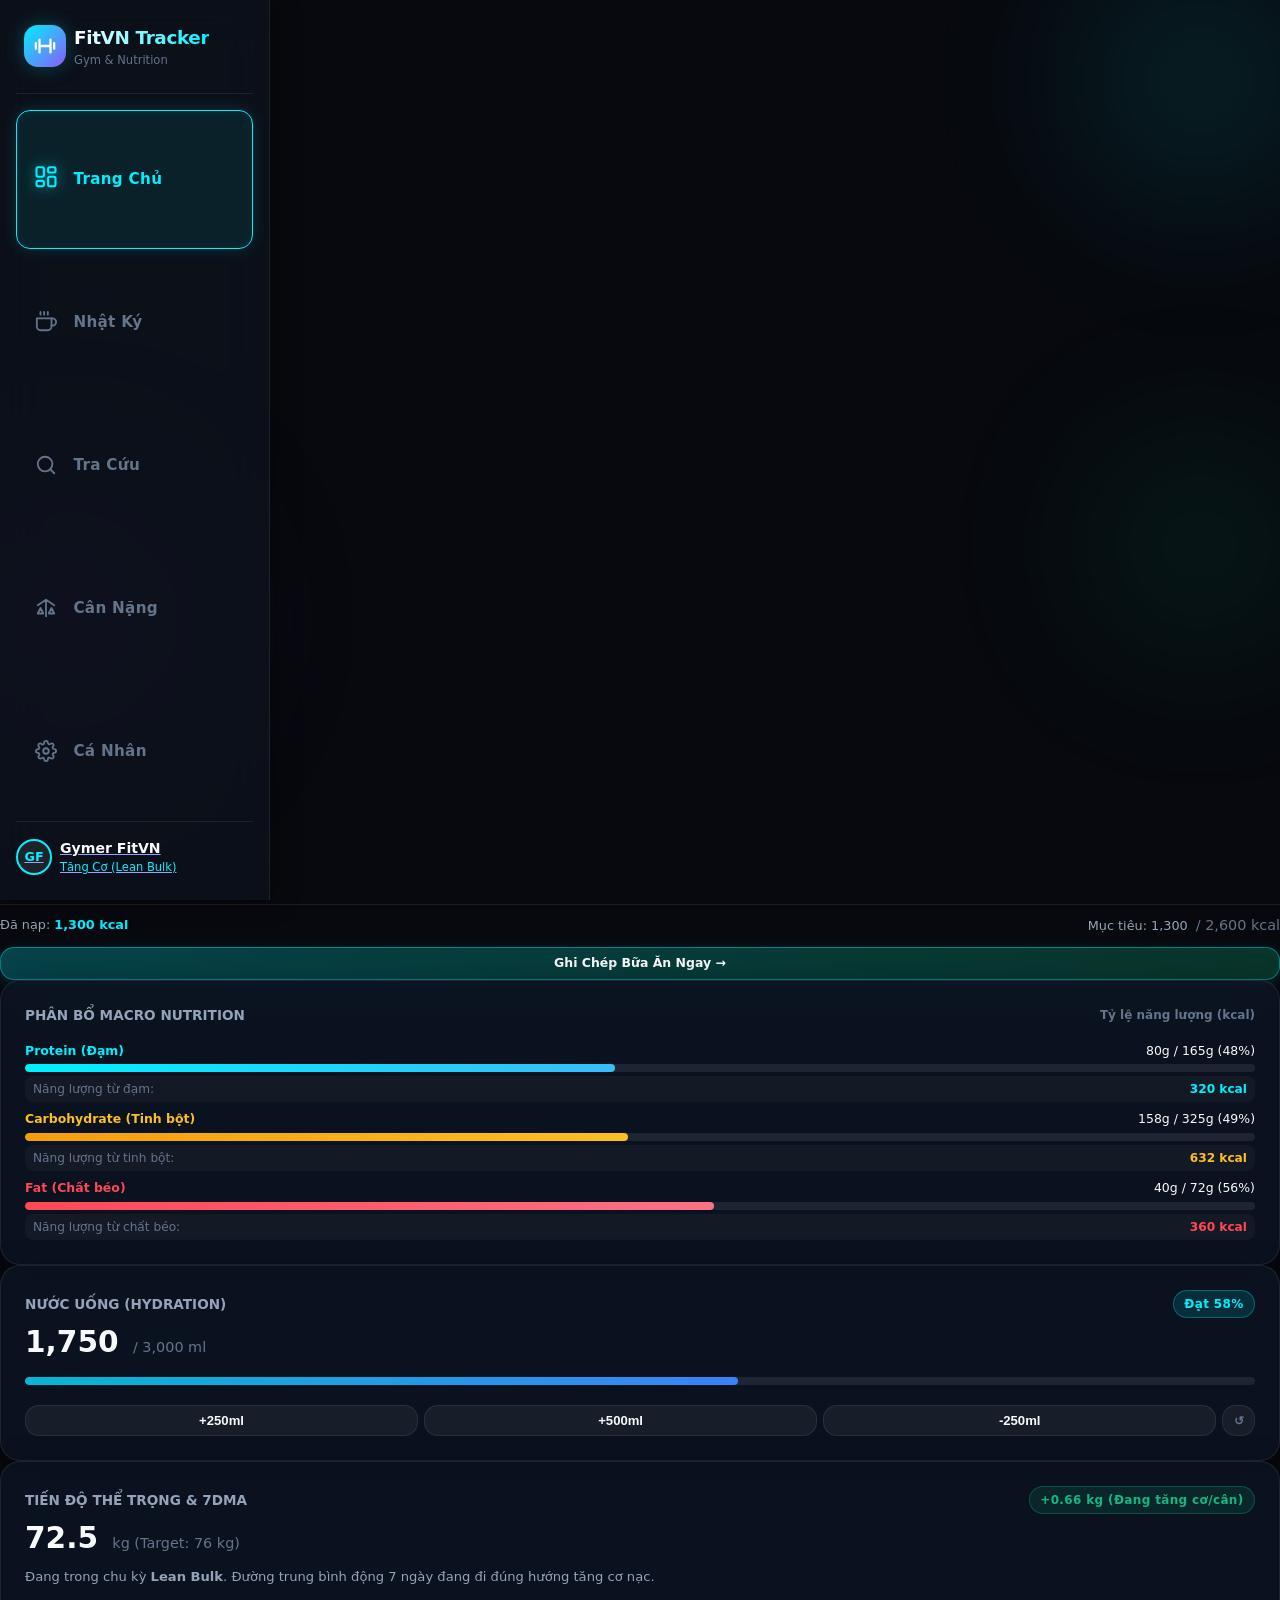
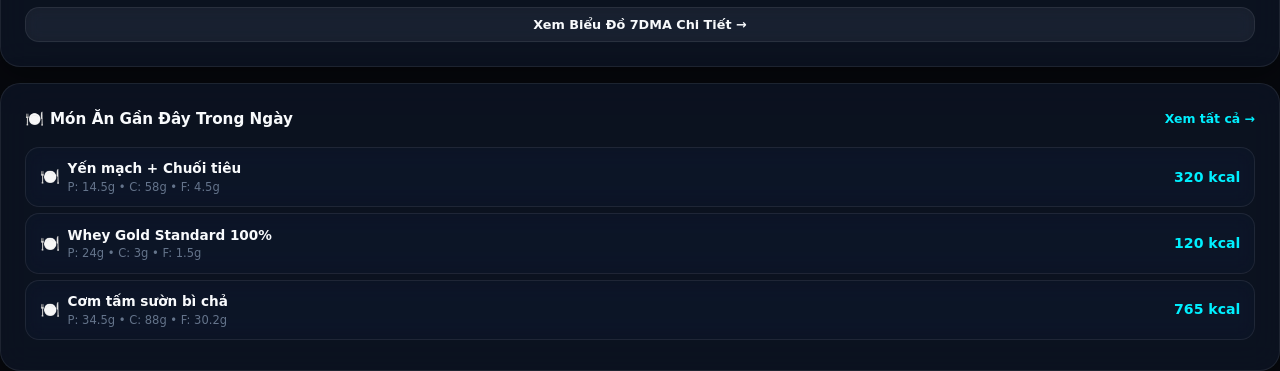
<file: index.html>
﻿<!DOCTYPE html>
<html lang="vi">
<head>
  <meta charset="UTF-8">
  <meta name="viewport" content="width=device-width, initial-scale=1.0, maximum-scale=1.0, user-scalable=no">
  <meta name="theme-color" content="#07090e">
  <meta name="description" content="FitVN Tracker - Ứng dụng quản lý sức khỏe, dinh dưỡng và cân nặng dành cho Gymer">
  <title>Trang Chủ - FitVN Tracker</title>

  <!-- Google Font Inter -->
  <link rel="preconnect" href="https://fonts.googleapis.com">
  <link rel="preconnect" href="https://fonts.gstatic.com" crossorigin>
  <link href="https://fonts.googleapis.com/css2?family=Inter:wght@400;500;600;700;800&display=swap" rel="stylesheet">

  <!-- Core CSS (No external frameworks) -->
  <link rel="stylesheet" href="css/variables.css">
  <link rel="stylesheet" href="css/glass.css">
  <link rel="stylesheet" href="css/style.css">
</head>
<body>

  <!-- Ambient Glowing Blobs for Glassmorphism Effect -->
  <div class="ambient-glow-container" aria-hidden="true">
    <div class="ambient-blob blob-cyan"></div>
    <div class="ambient-blob blob-purple"></div>
    <div class="ambient-blob blob-emerald"></div>
  </div>

  <div id="app-layout">
    <!-- NAVIGATION BAR -->
    <nav class="app-navigation glass-nav" id="app-nav" aria-label="Main Navigation">
      <!-- Desktop Brand Header -->
      <div class="nav-brand-desktop">
        <div class="brand-icon">
          <svg width="22" height="22" viewBox="0 0 24 24" fill="none" stroke="currentColor" stroke-width="2.5" stroke-linecap="round" stroke-linejoin="round">
            <path d="M6 5v14M18 5v14M2 9v6M22 9v6M6 12h12"/>
          </svg>
        </div>
        <div class="brand-text">
          <span class="brand-title">FitVN Tracker</span>
          <span class="brand-sub">Gym & Nutrition</span>
        </div>
      </div>

      <!-- Navigation Links -->
      <ul class="nav-list" role="tablist">
        <li class="nav-item">
          <a href="index.html" class="nav-link active" data-page="dashboard">
            <svg viewBox="0 0 24 24" fill="none" stroke-linecap="round" stroke-linejoin="round">
              <rect x="3" y="3" width="7" height="9" rx="1.5"/>
              <rect x="14" y="3" width="7" height="5" rx="1.5"/>
              <rect x="14" y="12" width="7" height="9" rx="1.5"/>
              <rect x="3" y="16" width="7" height="5" rx="1.5"/>
            </svg>
            <span class="nav-label">Trang Chủ</span>
          </a>
        </li>
        <li class="nav-item">
          <a href="Page/food-log.html" class="nav-link" data-page="food">
            <svg viewBox="0 0 24 24" fill="none" stroke-linecap="round" stroke-linejoin="round">
              <path d="M18 8h1a4 4 0 0 1 0 8h-1"/>
              <path d="M2 8h16v9a4 4 0 0 1-4 4H6a4 4 0 0 1-4-4V8z"/>
              <line x1="6" y1="1" x2="6" y2="4"/>
              <line x1="10" y1="1" x2="10" y2="4"/>
              <line x1="14" y1="1" x2="14" y2="4"/>
            </svg>
            <span class="nav-label">Nhật Ký</span>
          </a>
        </li>
        <li class="nav-item">
          <a href="Page/food-search.html" class="nav-link" data-page="food-search">
            <svg viewBox="0 0 24 24" fill="none" stroke-linecap="round" stroke-linejoin="round">
              <circle cx="11" cy="11" r="8"></circle>
              <line x1="21" y1="21" x2="16.65" y2="16.65"></line>
            </svg>
            <span class="nav-label">Tra Cứu</span>
          </a>
        </li>
        <li class="nav-item">
          <a href="Page/weight.html" class="nav-link" data-page="weight">
            <svg viewBox="0 0 24 24" fill="none" stroke-linecap="round" stroke-linejoin="round">
              <path d="M12 3v18M3 9l9-6 9 6M6 12l-3 6h6l-3-6zM18 12l-3 6h6l-3-6z"/>
            </svg>
            <span class="nav-label">Cân Nặng</span>
          </a>
        </li>
        <li class="nav-item">
          <a href="Page/settings.html" class="nav-link" data-page="settings">
            <svg viewBox="0 0 24 24" fill="none" stroke-linecap="round" stroke-linejoin="round">
              <circle cx="12" cy="12" r="3"/>
              <path d="M19.4 15a1.65 1.65 0 0 0 .33 1.82l.06.06a2 2 0 0 1 0 2.83 2 2 0 0 1-2.83 0l-.06-.06a1.65 1.65 0 0 0-1.82-.33 1.65 1.65 0 0 0-1 1.51V21a2 2 0 0 1-2 2 2 2 0 0 1-2-2v-.09A1.65 1.65 0 0 0 9 19.4a1.65 1.65 0 0 0-1.82.33l-.06.06a2 2 0 0 1-2.83 0 2 2 0 0 1 0-2.83l.06-.06a1.65 1.65 0 0 0 .33-1.82 1.65 1.65 0 0 0-1.51-1H3a2 2 0 0 1-2-2 2 2 0 0 1 2-2h.09A1.65 1.65 0 0 0 4.6 9a1.65 1.65 0 0 0-.33-1.82l-.06-.06a2 2 0 0 1 0-2.83 2 2 0 0 1 2.83 0l.06.06a1.65 1.65 0 0 0 1.82.33H9a1.65 1.65 0 0 0 1-1.51V3a2 2 0 0 1 2-2 2 2 0 0 1 2 2v.09a1.65 1.65 0 0 0 1 1.51 1.65 1.65 0 0 0 1.82-.33l.06-.06a2 2 0 0 1 2.83 0 2 2 0 0 1 0 2.83l-.06.06a1.65 1.65 0 0 0-.33 1.82V9a1.65 1.65 0 0 0 1.51 1H21a2 2 0 0 1 2 2 2 2 0 0 1-2 2h-.09a1.65 1.65 0 0 0-1.51 1z"/>
            </svg>
            <span class="nav-label">Cá Nhân</span>
          </a>
        </li>
      </ul>

      <!-- Desktop Sidebar User Snippet -->
            <a href="Page/auth.html" class="nav-footer-desktop" title="Chuyển đổi tài khoản / Đăng nhập">
        <div class="avatar-pill">VN</div>
        <div class="user-info-snippet">
          <span class="user-name">Người dùng FitVN</span>
          <span class="user-goal-tag">Đang tải hồ sơ...</span>
        </div>
      </a>
              </div>

              <!-- Sub statistics -->
              <div style="display: flex; justify-content: space-between; font-size: 0.8rem; color: var(--text-secondary); border-top: 1px solid var(--glass-border); padding-top: 10px; margin-top: 4px;">
                <span>Đã nạp: <strong style="color: var(--accent-cyan);" id="dash-calories-consumed">1,300 kcal</strong></span>
                <span>Mục tiêu: <span id="dash-stat-calories">2,600 kcal</span></span>
              </div>
              <div style="margin-top: 10px; display: flex; justify-content: flex-end;">
                <a href="Page/food-log.html" class="glass-btn glass-btn-primary" style="font-size: 0.78rem; padding: 0.4rem 0.85rem; width: 100%;">
                  Ghi Chép Bữa Ăn Ngay &rarr;
                </a>
              </div>
            </div>

            <!-- WIDGET 2: Deep Macro Nutrients Breakdown -->
            <div class="glass-card stat-card glass-card-interactive">
              <div class="stat-header">
                <span>PHÂN BỔ MACRO NUTRITION</span>
                <span style="font-size: 0.75rem; color: var(--text-muted);">Tỷ lệ năng lượng (kcal)</span>
              </div>
              
              <div class="macro-bars">
                <!-- Protein -->
                <div class="macro-bar-item">
                  <div class="macro-meta">
                    <span style="color: var(--accent-cyan); font-weight: 600;">Protein (Đạm)</span>
                    <span id="dash-macro-protein-text">0g / 165g (0%)</span>
                  </div>
                  <div class="progress-track">
                    <div class="progress-fill fill-protein" id="dash-macro-protein-progress" style="width: 0%;"></div>
                  </div>
                  <div class="macro-detail-pill">
                    <span style="color: var(--text-muted);">Năng lượng từ đạm:</span>
                    <strong style="color: var(--accent-cyan);" id="dash-macro-protein-kcal">0 kcal</strong>
                  </div>
                </div>

                <!-- Carbs -->
                <div class="macro-bar-item">
                  <div class="macro-meta">
                    <span style="color: #fbbf24; font-weight: 600;">Carbohydrate (Tinh bột)</span>
                    <span id="dash-macro-carb-text">0g / 325g (0%)</span>
                  </div>
                  <div class="progress-track">
                    <div class="progress-fill fill-carb" id="dash-macro-carb-progress" style="width: 0%;"></div>
                  </div>
                  <div class="macro-detail-pill">
                    <span style="color: var(--text-muted);">Năng lượng từ tinh bột:</span>
                    <strong style="color: #fbbf24;" id="dash-macro-carb-kcal">0 kcal</strong>
                  </div>
                </div>

                <!-- Fat -->
                <div class="macro-bar-item">
                  <div class="macro-meta">
                    <span style="color: var(--accent-flame); font-weight: 600;">Fat (Chất béo)</span>
                    <span id="dash-macro-fat-text">0g / 72g (0%)</span>
                  </div>
                  <div class="progress-track">
                    <div class="progress-fill fill-fat" id="dash-macro-fat-progress" style="width: 0%;"></div>
                  </div>
                  <div class="macro-detail-pill">
                    <span style="color: var(--text-muted);">Năng lượng từ chất béo:</span>
                    <strong style="color: var(--accent-flame);" id="dash-macro-fat-kcal">0 kcal</strong>
                  </div>
                </div>
              </div>
            </div>

            <!-- WIDGET 3: Interactive Water Hydration Tracker -->
            <div class="glass-card stat-card glass-card-interactive">
              <div class="stat-header">
                <span>NƯỚC UỐNG (HYDRATION)</span>
                <span class="glass-badge glass-badge-cyan" id="dash-water-badge">Mục tiêu 3,000 ml</span>
              </div>
              <div class="stat-value" id="dash-water-val">
                1,750 <span class="stat-unit">/ 3,000 ml</span>
              </div>
              <div class="progress-track" style="margin-top: 10px;">
                <div class="progress-fill fill-water" id="dash-water-progress" style="width: 58.3%;"></div>
              </div>
              
              <!-- Interactive Action Buttons -->
              <div style="margin-top: 12px; display: grid; grid-template-columns: 1fr 1fr 1fr auto; gap: 6px;">
                <button type="button" class="btn-water-action" data-water-add="250" title="Uống 1 cốc nước 250ml">
                  +250ml
                </button>
                <button type="button" class="btn-water-action" data-water-add="500" title="Uống 1 bình nước 500ml">
                  +500ml
                </button>
                <button type="button" class="btn-water-action" data-water-add="-250" title="Bớt 250ml nếu ghi nhầm">
                  -250ml
                </button>
                <button type="button" class="btn-water-action btn-water-reset" id="btn-water-reset" title="Đặt lại 0ml">
                  ↺
                </button>
              </div>
            </div>

            <!-- WIDGET 4: Quick Weight & 7DMA Snippet -->
            <div class="glass-card stat-card glass-card-interactive">
              <div class="stat-header">
                <span>TIẾN ĐỘ THỂ TRỌNG & 7DMA</span>
                <span class="glass-badge glass-badge-emerald" id="dash-weight-badge">+0.3 kg tuần này</span>
              </div>
              <div class="stat-value" id="dash-current-weight">
                72.5 <span class="stat-unit">kg (Target: 76.0 kg)</span>
              </div>
              <p style="font-size: 0.82rem; color: var(--text-secondary); margin-top: 4px;">
                Đang trong chu kỳ <strong>Lean Bulk</strong>. Đường trung bình động 7 ngày đang đi đúng hướng tăng cơ nạc.
              </p>
              <div style="margin-top: 12px; display: flex; justify-content: flex-end;">
                <a href="Page/weight.html" class="glass-btn" style="font-size: 0.8rem; padding: 0.45rem 0.9rem; width: 100%;">
                  Xem Biểu Đồ 7DMA Chi Tiết &rarr;
                </a>
              </div>
            </div>
          </div>

          <!-- BOTTOM SECTION: Recent Meals & Gym Quick Shortcuts -->
          <div class="grid-cards" style="margin-top: var(--spacing-md); grid-template-columns: 1fr;">
            <!-- Recent Meals Feed -->
            <div class="glass-card stat-card">
              <div class="stat-header">
                <span style="font-size: 0.95rem; font-weight: 700; color: var(--text-primary); display: flex; align-items: center; gap: 6px;">
                  <span>🍽️</span>
                  <span>Món Ăn Gần Đây Trong Ngày</span>
                </span>
                <a href="Page/food-log.html" style="font-size: 0.78rem; color: var(--accent-cyan); text-decoration: none; font-weight: 600;">
                  Xem tất cả &rarr;
                </a>
              </div>
              
              <!-- Populated via DocumentFragment Batching in app.js -->
              <div id="dash-recent-food-list" style="margin-top: var(--spacing-sm);">
                <!-- Dynamic Content -->
              </div>
            </div>
          </div>
        </section>
      </main>
    </div>
  </div>

  <!-- Toast Notification Container -->
  <div id="toast-container" aria-live="polite"></div>

  <!-- Vanilla JavaScript -->
  <script src="js/foodDatabase.js"></script>
  <script src="js/calculator.js"></script>
  <script src="js/chart.js"></script>
  <script src="js/storage.js"></script>
  <script src="js/app.js"></script>
</body>
</html>
</file>
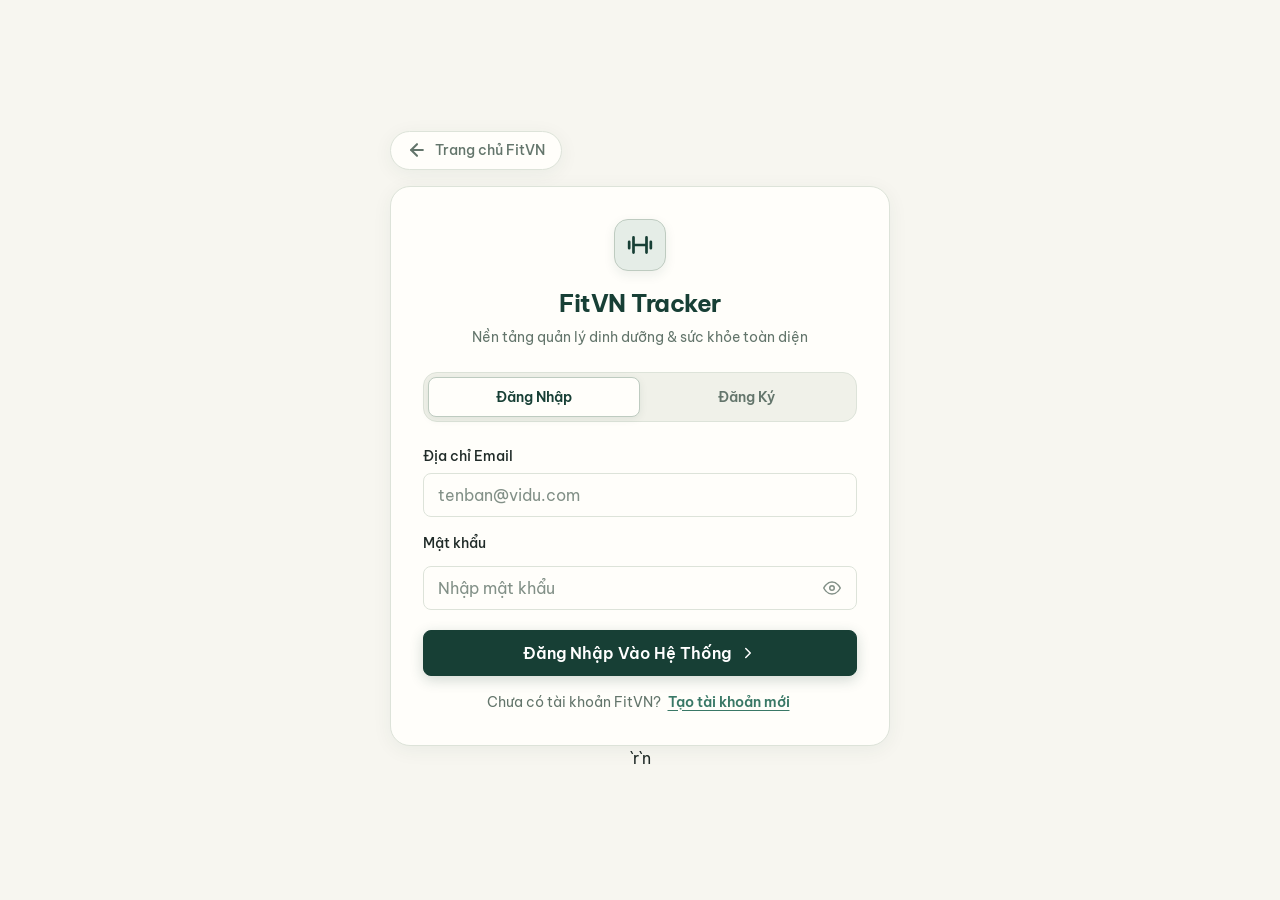
<file: Page/auth.html>
﻿<!DOCTYPE html>
<html lang="vi">
<head>
  <meta charset="UTF-8">
  <meta name="viewport" content="width=device-width, initial-scale=1.0, maximum-scale=1.0, user-scalable=no">
  <meta name="theme-color" content="#F7F6F0">
  <meta name="description" content="FitVN Tracker - Đăng nhập & Đăng ký tài khoản theo dõi sức khỏe và thể hình">
  <title>Tài Khoản - FitVN Tracker</title>

  <!-- Google Font Inter -->
  <link rel="preconnect" href="https://fonts.googleapis.com">
  <link rel="preconnect" href="https://fonts.gstatic.com" crossorigin>
  <link href="https://fonts.googleapis.com/css2?family=Be+Vietnam+Pro:wght@400;500;600;700&display=swap" rel="stylesheet">

  <!-- Core CSS (No external frameworks) -->
  <link rel="stylesheet" href="../css/variables.css">
  <link rel="stylesheet" href="../css/glass.css">
  <link rel="stylesheet" href="../css/style.css">
</head>
<body class="auth-page">



  <main class="auth-main-container">
    <!-- Back to home button -->
    <div class="auth-top-bar">
      <a href="../index.html" class="auth-back-link" title="Về trang chủ">
        <svg width="20" height="20" viewBox="0 0 24 24" fill="none" stroke="currentColor" stroke-width="2.5" stroke-linecap="round" stroke-linejoin="round">
          <line x1="19" y1="12" x2="5" y2="12"></line>
          <polyline points="12 19 5 12 12 5"></polyline>
        </svg>
        <span>Trang chủ FitVN</span>
      </a>
    </div>

    <!-- Auth Card -->
    <div class="auth-card ">
      <!-- Brand Header -->
      <div class="auth-header">
        <div class="brand-icon auth-brand-icon">
          <svg width="26" height="26" viewBox="0 0 24 24" fill="none" stroke="currentColor" stroke-width="2.5" stroke-linecap="round" stroke-linejoin="round">
            <path d="M6 5v14M18 5v14M2 9v6M22 9v6M6 12h12"/>
          </svg>
        </div>
        <h1 class="auth-title">FitVN Tracker</h1>
        <p class="auth-subtitle">Nền tảng quản lý dinh dưỡng & sức khỏe toàn diện</p>
      </div>

      <!-- Segmented Switcher / Tabs -->
      <div class="auth-tabs" role="tablist" aria-label="Chuyển đổi đăng nhập hoặc đăng ký">
        <button type="button" class="auth-tab-btn active" id="tab-btn-login" role="tab" aria-selected="true" aria-controls="pane-login">
          Đăng Nhập
        </button>
        <button type="button" class="auth-tab-btn" id="tab-btn-signup" role="tab" aria-selected="false" aria-controls="pane-signup">
          Đăng Ký
        </button>
      </div>

      <!-- Alert Box for global feedback -->
      <div id="auth-alert-box" class="auth-alert hidden" role="alert"></div>

      <!-- FORM 1: LOGIN -->
      <section class="auth-form-pane active" id="pane-login" role="tabpanel" aria-labelledby="tab-btn-login">
        <form id="form-login" novalidate>
          <div class="auth-field-group">
            <label for="login-email" class="auth-label">Địa chỉ Email</label>
            <div class="auth-input-wrapper">
              <input type="email" id="login-email" class="glass-input auth-input" placeholder="tenban@vidu.com" autocomplete="email" required>
            </div>
            <span class="auth-error-msg" id="err-login-email"></span>
          </div>

          <div class="auth-field-group">
            <div class="auth-label-row">
              <label for="login-password" class="auth-label">Mật khẩu</label>
            </div>
            <div class="auth-input-wrapper">
              <input type="password" id="login-password" class="glass-input auth-input" placeholder="Nhập mật khẩu" autocomplete="current-password" required>
              <button type="button" class="auth-pwd-toggle" data-target="login-password" aria-label="Ẩn hoặc hiện mật khẩu">
                <svg width="18" height="18" viewBox="0 0 24 24" fill="none" stroke="currentColor" stroke-width="2" stroke-linecap="round" stroke-linejoin="round"><path d="M1 12s4-8 11-8 11 8 11 8-4 8-11 8-11-8-11-8z"/><circle cx="12" cy="12" r="3"/></svg>
              </button>
            </div>
            <span class="auth-error-msg" id="err-login-password"></span>
          </div>

          <button type="submit" class="auth-submit-btn" id="btn-submit-login">
            <span>Đăng Nhập Vào Hệ Thống</span>
            <svg width="18" height="18" viewBox="0 0 24 24" fill="none" stroke="currentColor" stroke-width="2" stroke-linecap="round" stroke-linejoin="round">
              <polyline points="9 18 15 12 9 6"></polyline>
            </svg>
          </button>

          <p class="auth-switch-text">
            Chưa có tài khoản FitVN? 
            <button type="button" class="auth-link-btn" id="link-to-signup">Tạo tài khoản mới</button>
          </p>
        </form>
      </section>

      <!-- FORM 2: SIGN UP -->
      <section class="auth-form-pane" id="pane-signup" role="tabpanel" aria-labelledby="tab-btn-signup">
        <form id="form-signup" novalidate>
          
          <!-- Nhóm 1: Thông tin tài khoản -->
          <div class="auth-section-divider">
            <span>1. Tài Khoản & Bảo Mật</span>
          </div>

          <div class="auth-field-group">
            <label for="signup-name" class="auth-label">Họ và tên <span class="required-star">*</span></label>
            <div class="auth-input-wrapper">
              <input type="text" id="signup-name" class="glass-input auth-input" placeholder="Ví dụ: Nguyễn Văn An" autocomplete="name" required>
            </div>
            <span class="auth-error-msg" id="err-signup-name"></span>
          </div>

          <div class="auth-field-group">
            <label for="signup-email" class="auth-label">Địa chỉ Email <span class="required-star">*</span></label>
            <div class="auth-input-wrapper">
              <input type="email" id="signup-email" class="glass-input auth-input" placeholder="tenban@vidu.com" autocomplete="email" required>
            </div>
            <span class="auth-error-msg" id="err-signup-email"></span>
          </div>

          <div class="auth-row-2col">
            <div class="auth-field-group">
              <label for="signup-password" class="auth-label">Mật khẩu <span class="required-star">*</span></label>
              <div class="auth-input-wrapper">
                <input type="password" id="signup-password" class="glass-input auth-input" placeholder="Tối thiểu 6 ký tự" autocomplete="new-password" required>
                <button type="button" class="auth-pwd-toggle" data-target="signup-password" aria-label="Ẩn hoặc hiện mật khẩu">
                  <svg width="18" height="18" viewBox="0 0 24 24" fill="none" stroke="currentColor" stroke-width="2" stroke-linecap="round" stroke-linejoin="round"><path d="M1 12s4-8 11-8 11 8 11 8-4 8-11 8-11-8-11-8z"/><circle cx="12" cy="12" r="3"/></svg>
                </button>
              </div>
              <span class="auth-error-msg" id="err-signup-password"></span>
            </div>

            <div class="auth-field-group">
              <label for="signup-confirm-password" class="auth-label">Xác nhận mật khẩu <span class="required-star">*</span></label>
              <div class="auth-input-wrapper">
                <input type="password" id="signup-confirm-password" class="glass-input auth-input" placeholder="Nhập lại mật khẩu" autocomplete="new-password" required>
                <button type="button" class="auth-pwd-toggle" data-target="signup-confirm-password" aria-label="Ẩn hoặc hiện mật khẩu">
                  <svg width="18" height="18" viewBox="0 0 24 24" fill="none" stroke="currentColor" stroke-width="2" stroke-linecap="round" stroke-linejoin="round"><path d="M1 12s4-8 11-8 11 8 11 8-4 8-11 8-11-8-11-8z"/><circle cx="12" cy="12" r="3"/></svg>
                </button>
              </div>
              <span class="auth-error-msg" id="err-signup-confirm-password"></span>
            </div>
          </div>

          <!-- Nhóm 2: Chỉ số sức khỏe ban đầu -->
          <div class="auth-section-divider">
            <span>2. Chỉ Số Thể Chất & Mục Tiêu</span>
          </div>

          <div class="auth-row-2col">
            <div class="auth-field-group">
              <label for="signup-gender" class="auth-label">Giới tính</label>
              <select id="signup-gender" class="glass-input auth-input auth-select">
                <option value="male">Nam</option>
                <option value="female">Nữ</option>
                <option value="other">Khác</option>
              </select>
            </div>

            <div class="auth-field-group">
              <label for="signup-age" class="auth-label">Tuổi <span class="required-star">*</span></label>
              <div class="auth-input-wrapper">
                <input type="number" id="signup-age" class="glass-input auth-input" placeholder="Ví dụ: 24" min="12" max="100" required>
              </div>
              <span class="auth-error-msg" id="err-signup-age"></span>
            </div>
          </div>

          <div class="auth-row-2col">
            <div class="auth-field-group">
              <label for="signup-height" class="auth-label">Chiều cao (cm) <span class="required-star">*</span></label>
              <div class="auth-input-wrapper">
                <input type="number" id="signup-height" class="glass-input auth-input" placeholder="Ví dụ: 175" min="100" max="250" required>
              </div>
              <span class="auth-error-msg" id="err-signup-height"></span>
            </div>

            <div class="auth-field-group">
              <label for="signup-weight" class="auth-label">Cân nặng (kg) <span class="required-star">*</span></label>
              <div class="auth-input-wrapper">
                <input type="number" step="0.1" id="signup-weight" class="glass-input auth-input" placeholder="Ví dụ: 68.5" min="30" max="250" required>
              </div>
              <span class="auth-error-msg" id="err-signup-weight"></span>
            </div>
          </div>

          <div class="auth-field-group">
            <label for="signup-goal" class="auth-label">Mục tiêu sức khỏe</label>
            <select id="signup-goal" class="glass-input auth-input auth-select">
              <option value="lean_bulk">Tăng cơ / Tăng cân lành mạnh (Lean Bulk)</option>
              <option value="cut">Giảm mỡ / Giảm cân (Cutting)</option>
              <option value="maintain" selected>Duy trì cân nặng & Tăng cường thể lực</option>
            </select>
          </div>

          <button type="submit" class="auth-submit-btn" id="btn-submit-signup">
            <span>Đăng Ký & Khởi Tạo Hồ Sơ</span>
            <svg width="18" height="18" viewBox="0 0 24 24" fill="none" stroke="currentColor" stroke-width="2" stroke-linecap="round" stroke-linejoin="round">
              <polyline points="9 18 15 12 9 6"></polyline>
            </svg>
          </button>

          <p class="auth-switch-text">
            Đã có tài khoản? 
            <button type="button" class="auth-link-btn" id="link-to-login">Đăng nhập ngay</button>
          </p>
        </form>
      </section>

    </div>
  </main>

  <!-- Notification Toast Container -->
  <div id="toast-container" class="toast-container"></div>

  <!-- Scripts -->
  <script src="../js/storage.js"></script>
  <script src="../js/calculator.js"></script>
  <script src="../js/auth.js"></script>`r`n  <script src="../js/app.js"></script>
</body>
</html>
</file>
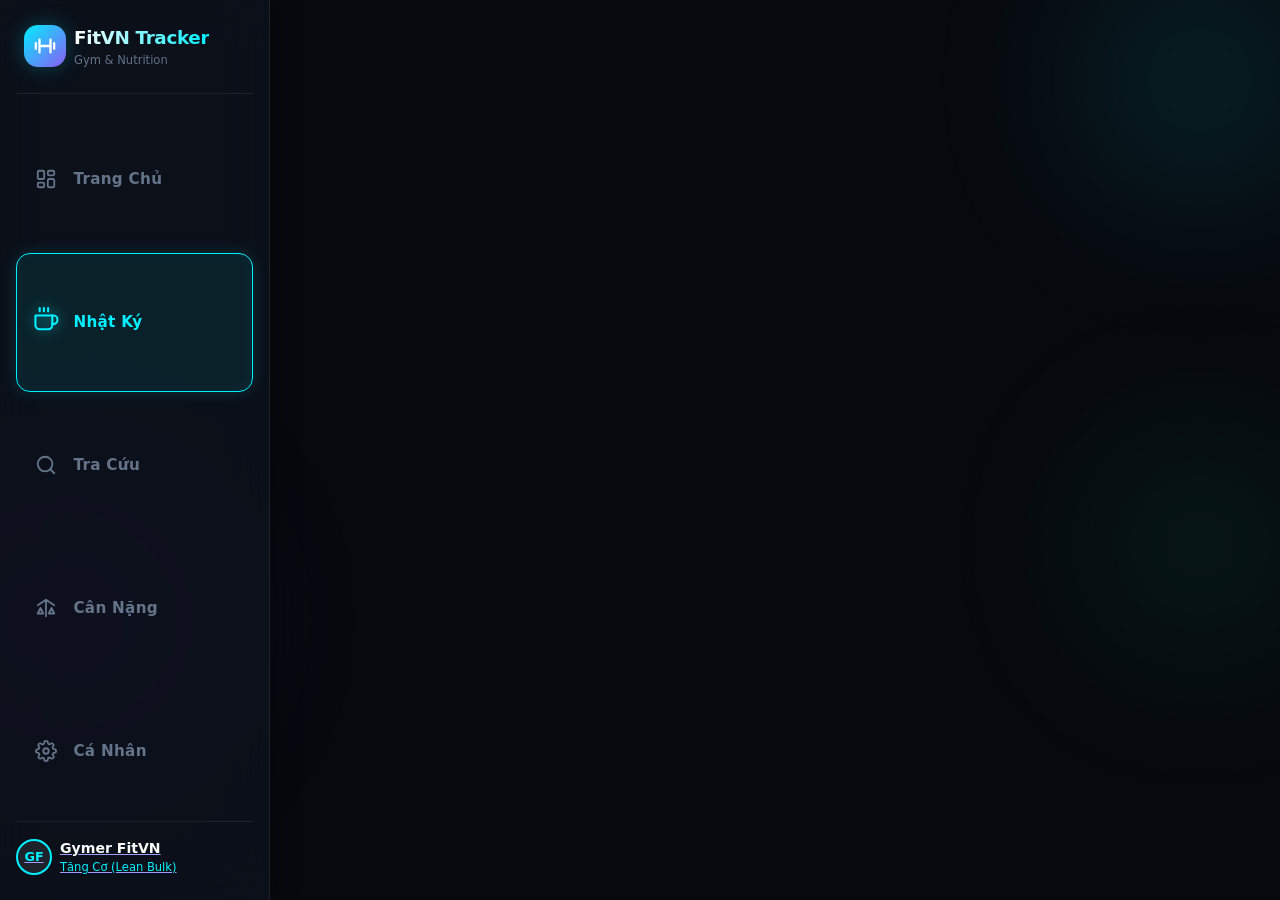
<file: Page/food-log.html>
﻿<!DOCTYPE html>
<html lang="vi">
<head>
  <meta charset="UTF-8">
  <meta name="viewport" content="width=device-width, initial-scale=1.0, maximum-scale=1.0, user-scalable=no">
  <meta name="theme-color" content="#07090e">
  <meta name="description" content="Nhật Ký Ăn Uống & Ghi Chép Thực Phẩm Siêu Tốc - FitVN Tracker">
  <title>Nhật Ký Ăn Uống - FitVN Tracker</title>

  <!-- Google Font Inter -->
  <link rel="preconnect" href="https://fonts.googleapis.com">
  <link rel="preconnect" href="https://fonts.gstatic.com" crossorigin>
  <link href="https://fonts.googleapis.com/css2?family=Inter:wght@400;500;600;700;800&display=swap" rel="stylesheet">

  <!-- Core CSS -->
  <link rel="stylesheet" href="../css/variables.css">
  <link rel="stylesheet" href="../css/glass.css">
  <link rel="stylesheet" href="../css/style.css">
</head>
<body>

  <!-- Ambient Glowing Blobs -->
  <div class="ambient-glow-container" aria-hidden="true">
    <div class="ambient-blob blob-cyan"></div>
    <div class="ambient-blob blob-purple"></div>
    <div class="ambient-blob blob-emerald"></div>
  </div>

  <div id="app-layout">
    <!-- NAVIGATION BAR -->
    <nav class="app-navigation glass-nav" id="app-nav" aria-label="Main Navigation">
      <!-- Desktop Brand Header -->
      <div class="nav-brand-desktop">
        <div class="brand-icon">
          <svg width="22" height="22" viewBox="0 0 24 24" fill="none" stroke="currentColor" stroke-width="2.5" stroke-linecap="round" stroke-linejoin="round">
            <path d="M6 5v14M18 5v14M2 9v6M22 9v6M6 12h12"/>
          </svg>
        </div>
        <div class="brand-text">
          <span class="brand-title">FitVN Tracker</span>
          <span class="brand-sub">Gym & Nutrition</span>
        </div>
      </div>

      <!-- Navigation Links -->
      <ul class="nav-list" role="tablist">
        <li class="nav-item">
          <a href="../index.html" class="nav-link" data-page="dashboard">
            <svg viewBox="0 0 24 24" fill="none" stroke-linecap="round" stroke-linejoin="round">
              <rect x="3" y="3" width="7" height="9" rx="1.5"/>
              <rect x="14" y="3" width="7" height="5" rx="1.5"/>
              <rect x="14" y="12" width="7" height="9" rx="1.5"/>
              <rect x="3" y="16" width="7" height="5" rx="1.5"/>
            </svg>
            <span class="nav-label">Trang Chủ</span>
          </a>
        </li>
        <li class="nav-item">
          <a href="food-log.html" class="nav-link active" data-page="food">
            <svg viewBox="0 0 24 24" fill="none" stroke-linecap="round" stroke-linejoin="round">
              <path d="M18 8h1a4 4 0 0 1 0 8h-1"/>
              <path d="M2 8h16v9a4 4 0 0 1-4 4H6a4 4 0 0 1-4-4V8z"/>
              <line x1="6" y1="1" x2="6" y2="4"/>
              <line x1="10" y1="1" x2="10" y2="4"/>
              <line x1="14" y1="1" x2="14" y2="4"/>
            </svg>
            <span class="nav-label">Nhật Ký</span>
          </a>
        </li>
        <li class="nav-item">
          <a href="food-search.html" class="nav-link" data-page="food-search">
            <svg viewBox="0 0 24 24" fill="none" stroke-linecap="round" stroke-linejoin="round">
              <circle cx="11" cy="11" r="8"></circle>
              <line x1="21" y1="21" x2="16.65" y2="16.65"></line>
            </svg>
            <span class="nav-label">Tra Cứu</span>
          </a>
        </li>
        <li class="nav-item">
          <a href="weight.html" class="nav-link" data-page="weight">
            <svg viewBox="0 0 24 24" fill="none" stroke-linecap="round" stroke-linejoin="round">
              <path d="M12 3v18M3 9l9-6 9 6M6 12l-3 6h6l-3-6zM18 12l-3 6h6l-3-6z"/>
            </svg>
            <span class="nav-label">Cân Nặng</span>
          </a>
        </li>
        <li class="nav-item">
          <a href="settings.html" class="nav-link" data-page="settings">
            <svg viewBox="0 0 24 24" fill="none" stroke-linecap="round" stroke-linejoin="round">
              <circle cx="12" cy="12" r="3"/>
              <path d="M19.4 15a1.65 1.65 0 0 0 .33 1.82l.06.06a2 2 0 0 1 0 2.83 2 2 0 0 1-2.83 0l-.06-.06a1.65 1.65 0 0 0-1.82-.33 1.65 1.65 0 0 0-1 1.51V21a2 2 0 0 1-2 2 2 2 0 0 1-2-2v-.09A1.65 1.65 0 0 0 9 19.4a1.65 1.65 0 0 0-1.82.33l-.06.06a2 2 0 0 1-2.83 0 2 2 0 0 1 0-2.83l.06-.06a1.65 1.65 0 0 0 .33-1.82 1.65 1.65 0 0 0-1.51-1H3a2 2 0 0 1-2-2 2 2 0 0 1 2-2h.09A1.65 1.65 0 0 0 4.6 9a1.65 1.65 0 0 0-.33-1.82l-.06-.06a2 2 0 0 1 0-2.83 2 2 0 0 1 2.83 0l.06.06a1.65 1.65 0 0 0 1.82.33H9a1.65 1.65 0 0 0 1-1.51V3a2 2 0 0 1 2-2 2 2 0 0 1 2 2v.09a1.65 1.65 0 0 0 1 1.51 1.65 1.65 0 0 0 1.82-.33l.06-.06a2 2 0 0 1 2.83 0 2 2 0 0 1 0 2.83l-.06.06a1.65 1.65 0 0 0-.33 1.82V9a1.65 1.65 0 0 0 1.51 1H21a2 2 0 0 1 2 2 2 2 0 0 1-2 2h-.09a1.65 1.65 0 0 0-1.51 1z"/>
            </svg>
            <span class="nav-label">Cá Nhân</span>
          </a>
        </li>
      </ul>

      <!-- Desktop Sidebar User Snippet -->
            <a href="auth.html" class="nav-footer-desktop" title="Chuyển đổi tài khoản / Đăng nhập">
        <div class="avatar-pill">VN</div>
        <div class="user-info-snippet">
          <span class="user-name">Người dùng FitVN</span>
          <span class="user-goal-tag">Đang tải hồ sơ...</span>
        </div>
      </a>
        </section>
      </main>
    </div>
  </div>

  <!-- MODAL: QUICK ADD FOOD & SIMULATED BARCODE SCANNER -->
  <div class="glass-modal-backdrop" id="food-modal-backdrop" role="dialog" aria-modal="true" aria-labelledby="modal-meal-name">
    <div class="glass-modal-container">
      <div class="modal-header">
        <div class="modal-title-group">
          <div class="modal-title">
            <span style="font-size: 1.3rem;">⚡</span>
            <span>Ghi Chép Thực Phẩm Siêu Tốc</span>
          </div>
          <span class="modal-subtitle" id="modal-meal-name">Thêm vào Bữa Sáng</span>
        </div>
        <button type="button" class="btn-close-modal" id="btn-close-food-modal" aria-label="Đóng cửa sổ">
          <svg width="18" height="18" viewBox="0 0 24 24" fill="none" stroke="currentColor" stroke-width="2.5">
            <line x1="18" y1="6" x2="6" y2="18"></line>
            <line x1="6" y1="6" x2="18" y2="18"></line>
          </svg>
        </button>
      </div>

      <div class="modal-nav-tabs">
        <button type="button" class="modal-tab-btn active" data-view="database">
          <svg width="16" height="16" viewBox="0 0 24 24" fill="none" stroke="currentColor" stroke-width="2">
            <path d="M18 8h1a4 4 0 0 1 0 8h-1"></path>
            <path d="M2 8h16v9a4 4 0 0 1-4 4H6a4 4 0 0 1-4-4V8z"></path>
          </svg>
          Kho Món Việt (1-Tap)
        </button>
        <button type="button" class="modal-tab-btn" data-view="barcode">
          <svg width="16" height="16" viewBox="0 0 24 24" fill="none" stroke="currentColor" stroke-width="2">
            <rect x="3" y="4" width="18" height="16" rx="2"></rect>
            <line x1="7" y1="8" x2="7" y2="16"></line>
            <line x1="11" y1="8" x2="11" y2="16"></line>
            <line x1="15" y1="8" x2="15" y2="16"></line>
          </svg>
          Quét Barcode Siêu Thị
        </button>
      </div>

      <!-- VIEW 1: KHO MÓN ĂN VIỆT NAM -->
      <div class="modal-body" id="modal-view-database">
        <div class="food-search-wrapper">
          <svg class="food-search-icon" viewBox="0 0 24 24" fill="none" stroke-width="2">
            <circle cx="11" cy="11" r="8"></circle>
            <line x1="21" y1="21" x2="16.65" y2="16.65"></line>
          </svg>
          <input type="text" class="food-search-input" id="modal-food-search" placeholder="Tìm kiếm món: phở bò, cơm tấm, ức gà, khoai lang..." autocomplete="off">
        </div>

        <div class="chips-container">
          <button type="button" class="chip-btn active" data-category="all">Tất cả</button>
          <button type="button" class="chip-btn" data-category="vietnamese">Món Việt Quen Thuộc</button>
          <button type="button" class="chip-btn" data-category="gym_staple">Gym Clean Foods</button>
          <button type="button" class="chip-btn" data-category="supplement">Whey & Bổ Sung</button>
          <button type="button" class="chip-btn" data-category="beverage">Sữa Hạt & Nước</button>
        </div>

        <div class="food-results-list" id="modal-food-results"></div>
      </div>

      <!-- VIEW 2: BARCODE SCANNER SIMULATOR -->
      <div class="modal-body" id="modal-view-barcode" style="display: none;">
        <div class="scanner-container">
          <div class="scanner-viewfinder">
            <div class="scanner-laser"></div>
            <div class="scanner-hint">
              <svg width="32" height="32" viewBox="0 0 24 24" fill="none" stroke="var(--accent-cyan)" stroke-width="1.8" style="margin-bottom: 6px;">
                <path d="M3 7V5a2 2 0 0 1 2-2h2"></path>
                <path d="M17 3h2a2 2 0 0 1 2 2v2"></path>
                <path d="M21 17v2a2 2 0 0 1-2 2h-2"></path>
                <path d="M7 21H5a2 2 0 0 1-2-2v-2"></path>
              </svg>
              <div>Khung ngắm máy quét mã vạch siêu thị</div>
              <div style="font-size: 0.72rem; color: var(--text-muted); margin-top: 2px;">Nhập mã barcode hoặc chọn sản phẩm có sẵn bên dưới</div>
            </div>
          </div>

          <div style="display: flex; gap: var(--spacing-sm);">
            <input type="text" class="glass-input" id="barcode-manual-input" placeholder="Nhập mã barcode (VD: 748927028669)...">
            <button type="button" class="glass-btn glass-btn-primary" id="btn-scan-barcode">
              Quét
            </button>
          </div>

          <div id="barcode-scan-result"></div>

          <div class="barcode-presets-title">Sản Phẩm Siêu Thị & Gymer Phổ Biến (Click để quét nhanh)</div>
          <div class="barcode-presets-grid" id="barcode-preset-list"></div>
        </div>
      </div>
    </div>
  </div>

  <!-- Toast Notification Container -->
  <div id="toast-container" aria-live="polite"></div>

  <!-- Scripts -->
  <script src="../js/foodDatabase.js"></script>
  <script src="../js/calculator.js"></script>
  <script src="../js/chart.js"></script>
  <script src="../js/storage.js"></script>
  <script src="../js/app.js"></script>
</body>
</html>
</file>
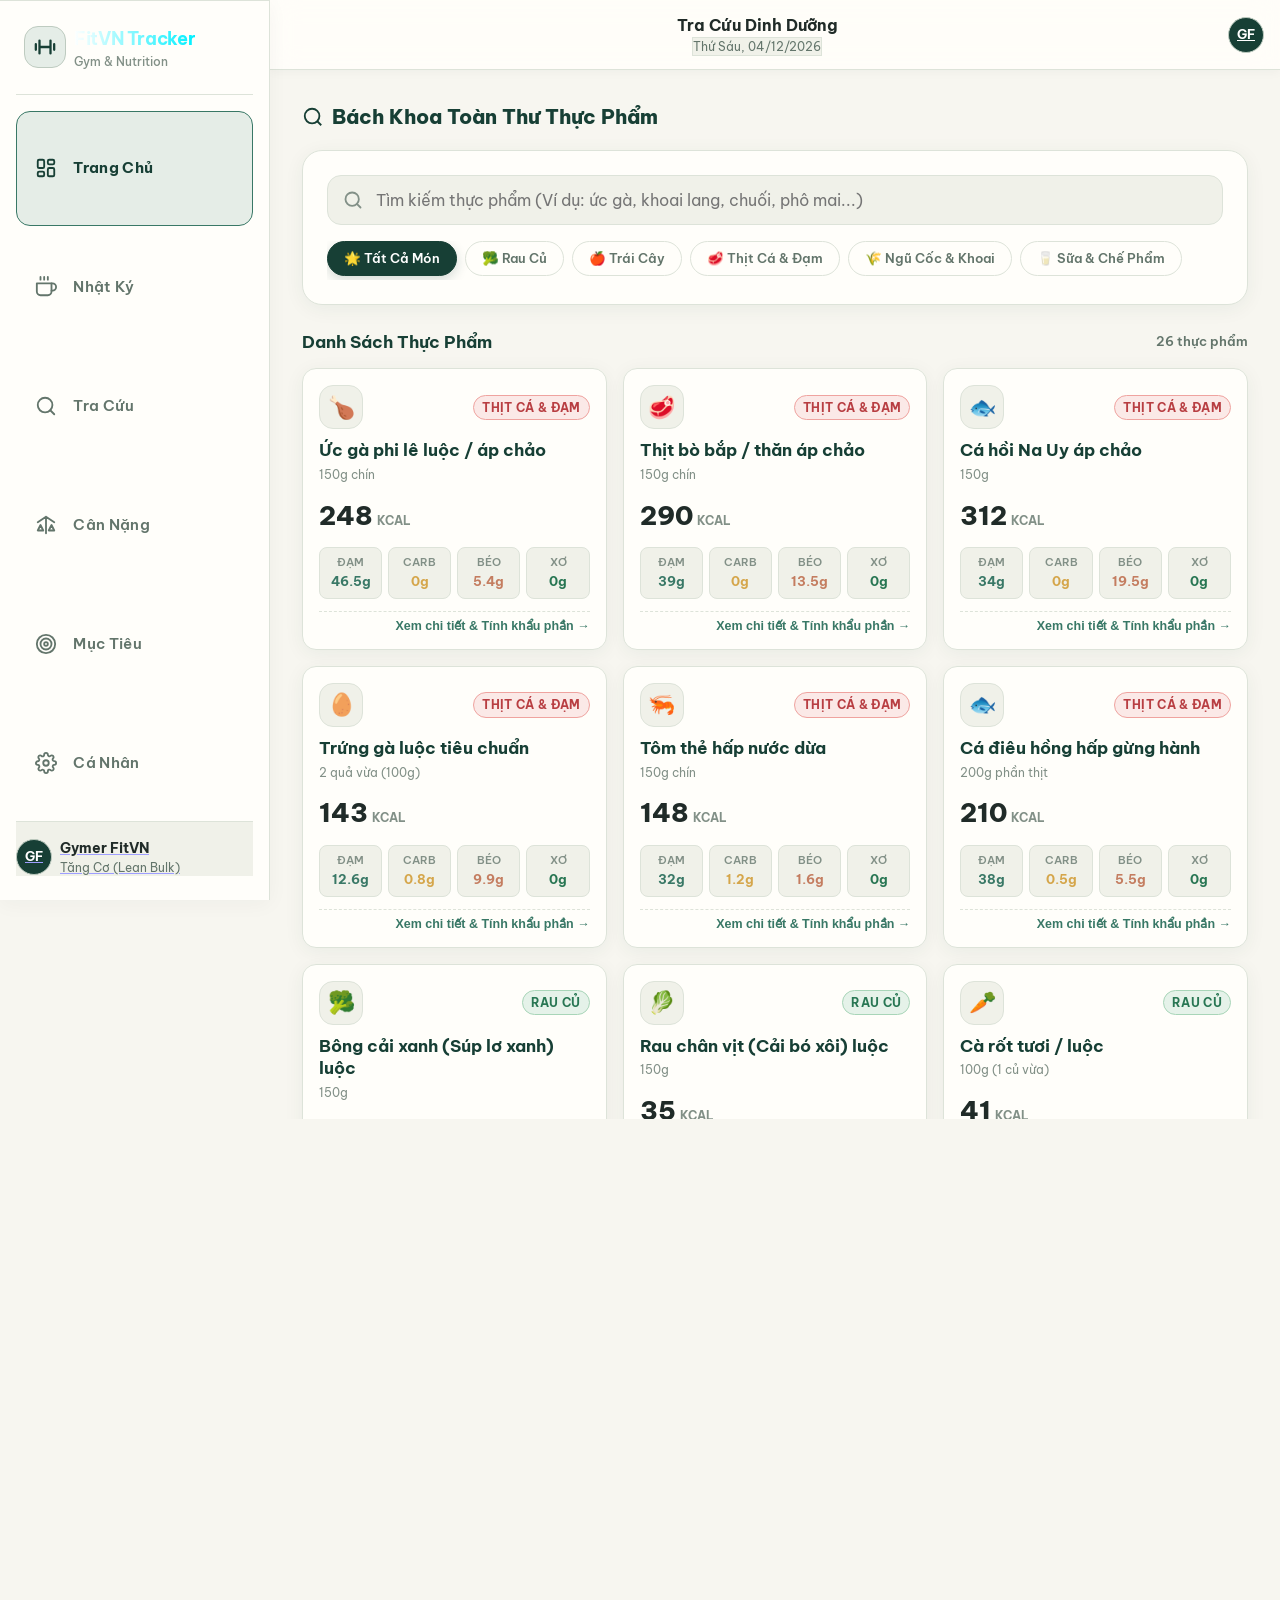
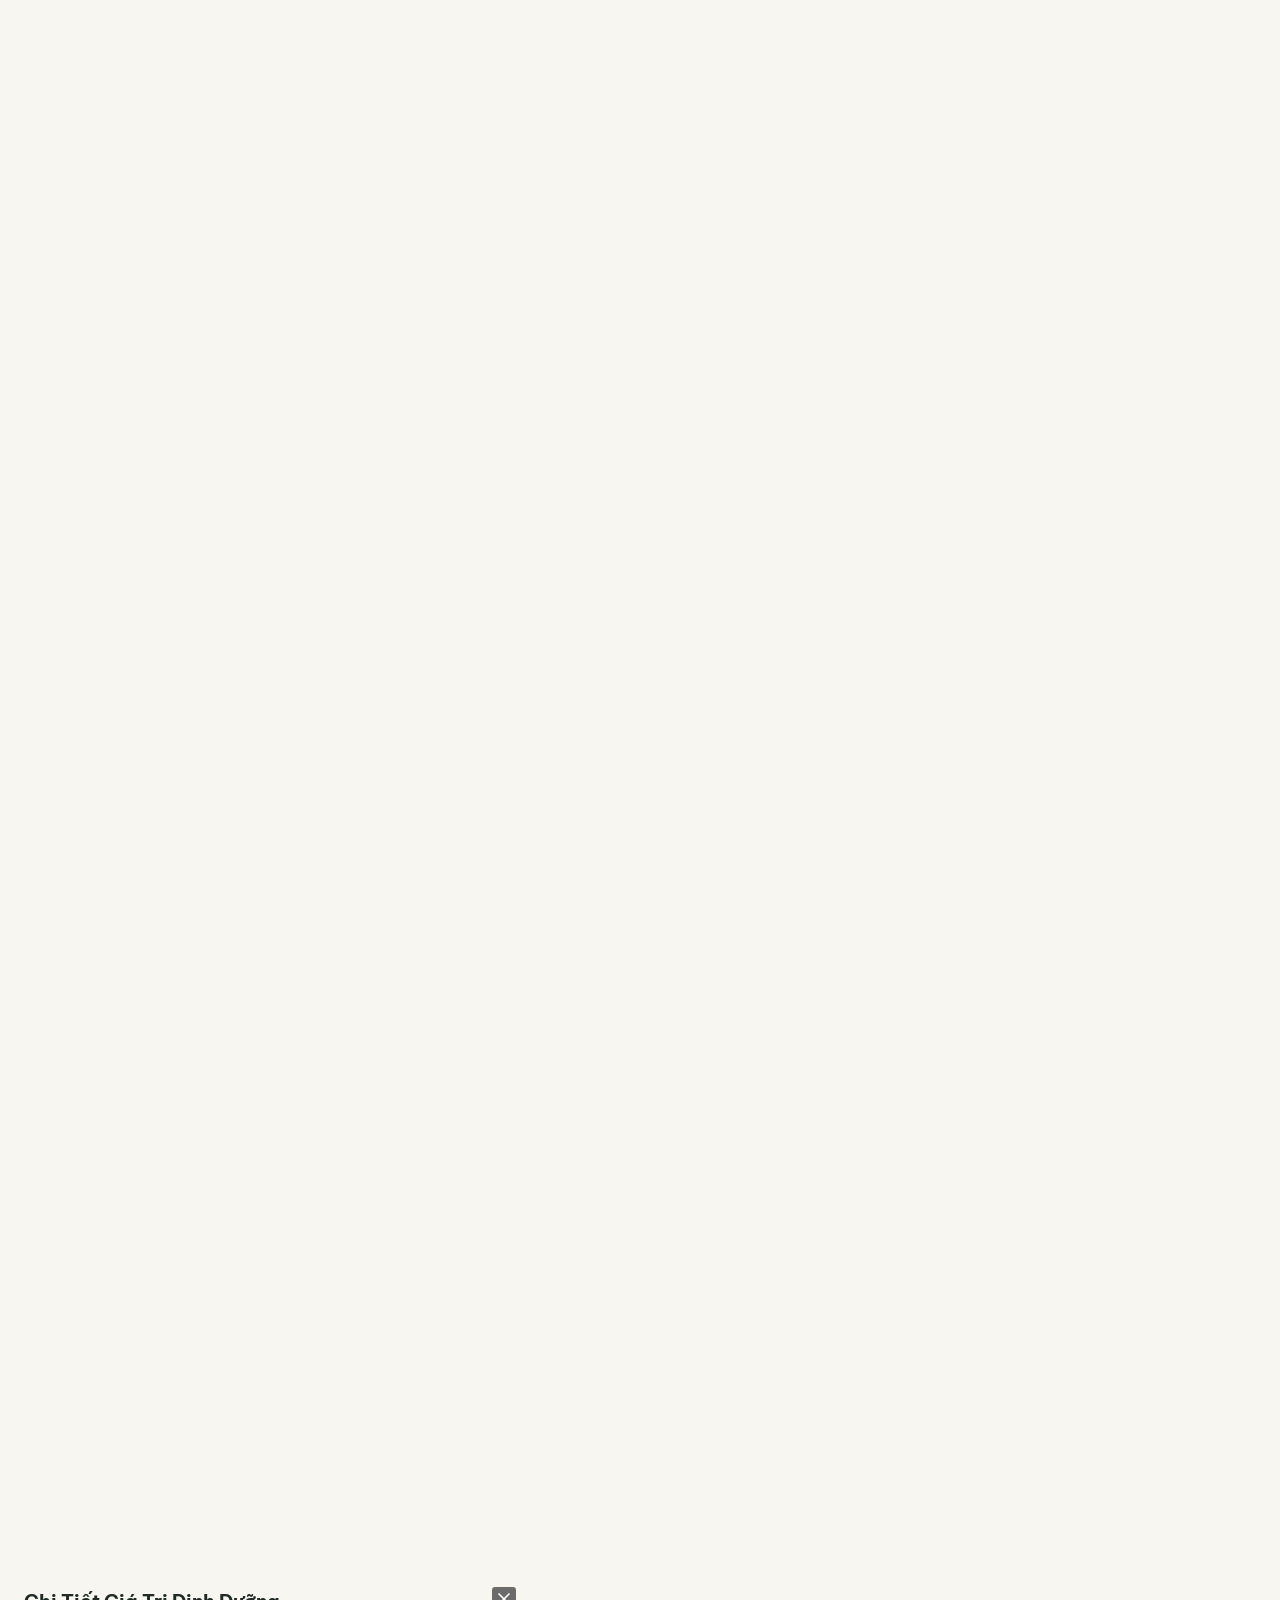
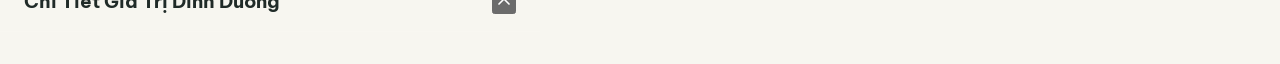
<file: Page/food-search.html>
<!DOCTYPE html>
<html lang="vi">
<head>
  <meta charset="UTF-8">
  <meta name="viewport" content="width=device-width, initial-scale=1.0, maximum-scale=1.0, user-scalable=no">
  <meta name="theme-color" content="#F7F6F0">
  <meta name="description" content="Tra Cứu Dinh Dưỡng & Tìm Kiếm Thực Phẩm - FitVN Tracker">
  <title>Tra Cứu Thực Phẩm - FitVN Tracker</title>

  <!-- Google Font Be Vietnam Pro -->
  <link rel="preconnect" href="https://fonts.googleapis.com">
  <link rel="preconnect" href="https://fonts.gstatic.com" crossorigin>
  <link href="https://fonts.googleapis.com/css2?family=Be+Vietnam+Pro:wght@400;500;600;700;800&display=swap" rel="stylesheet">

  <!-- Core CSS -->
  <link rel="stylesheet" href="../css/variables.css">
  <link rel="stylesheet" href="../css/glass.css">
  <link rel="stylesheet" href="../css/style.css">
</head>
<body class="theme-porcelain">

  <div id="app-layout">
    <!-- NAVIGATION BAR -->
    <nav class="app-navigation glass-nav" id="app-nav" aria-label="Main Navigation">
      <div class="nav-brand-desktop">
        <div class="brand-icon">
          <svg width="22" height="22" viewBox="0 0 24 24" fill="none" stroke="currentColor" stroke-width="2.5" stroke-linecap="round" stroke-linejoin="round">
            <path d="M6 5v14M18 5v14M2 9v6M22 9v6M6 12h12"/>
          </svg>
        </div>
        <div class="brand-text">
          <span class="brand-title">FitVN Tracker</span>
          <span class="brand-sub">Gym & Nutrition</span>
        </div>
      </div>

      <ul class="nav-list" role="tablist">
        <li class="nav-item">
          <a href="../index.html" class="nav-link" data-page="dashboard">
            <svg viewBox="0 0 24 24" fill="none" stroke-linecap="round" stroke-linejoin="round">
              <rect x="3" y="3" width="7" height="9" rx="1.5"/>
              <rect x="14" y="3" width="7" height="5" rx="1.5"/>
              <rect x="14" y="12" width="7" height="9" rx="1.5"/>
              <rect x="3" y="16" width="7" height="5" rx="1.5"/>
            </svg>
            <span class="nav-label">Trang Chủ</span>
          </a>
        </li>
        <li class="nav-item">
          <a href="food-log.html" class="nav-link" data-page="food">
            <svg viewBox="0 0 24 24" fill="none" stroke-linecap="round" stroke-linejoin="round">
              <path d="M18 8h1a4 4 0 0 1 0 8h-1"/>
              <path d="M2 8h16v9a4 4 0 0 1-4 4H6a4 4 0 0 1-4-4V8z"/>
              <line x1="6" y1="1" x2="6" y2="4"/>
              <line x1="10" y1="1" x2="10" y2="4"/>
              <line x1="14" y1="1" x2="14" y2="4"/>
            </svg>
            <span class="nav-label">Nhật Ký</span>
          </a>
        </li>
        <li class="nav-item">
          <a href="food-search.html" class="nav-link active" data-page="food-search">
            <svg viewBox="0 0 24 24" fill="none" stroke-linecap="round" stroke-linejoin="round">
              <circle cx="11" cy="11" r="8"></circle>
              <line x1="21" y1="21" x2="16.65" y2="16.65"></line>
            </svg>
            <span class="nav-label">Tra Cứu</span>
          </a>
        </li>
        <li class="nav-item">
          <a href="weight.html" class="nav-link" data-page="weight">
            <svg viewBox="0 0 24 24" fill="none" stroke-linecap="round" stroke-linejoin="round">
              <path d="M12 3v18M3 9l9-6 9 6M6 12l-3 6h6l-3-6zM18 12l-3 6h6l-3-6z"/>
            </svg>
            <span class="nav-label">Cân Nặng</span>
          </a>
        </li>
        <li class="nav-item">
          <a href="goals.html" class="nav-link" data-page="goals">
            <svg viewBox="0 0 24 24" fill="none" stroke-linecap="round" stroke-linejoin="round">
              <circle cx="12" cy="12" r="10"/>
              <circle cx="12" cy="12" r="6"/>
              <circle cx="12" cy="12" r="2"/>
            </svg>
            <span class="nav-label">Mục Tiêu</span>
          </a>
        </li>
        <li class="nav-item">
          <a href="settings.html" class="nav-link" data-page="settings">
            <svg viewBox="0 0 24 24" fill="none" stroke-linecap="round" stroke-linejoin="round">
              <circle cx="12" cy="12" r="3"/>
              <path d="M19.4 15a1.65 1.65 0 0 0 .33 1.82l.06.06a2 2 0 0 1 0 2.83 2 2 0 0 1-2.83 0l-.06-.06a1.65 1.65 0 0 0-1.82-.33 1.65 1.65 0 0 0-1 1.51V21a2 2 0 0 1-2 2 2 2 0 0 1-2-2v-.09A1.65 1.65 0 0 0 9 19.4a1.65 1.65 0 0 0-1.82.33l-.06.06a2 2 0 0 1-2.83 0 2 2 0 0 1 0-2.83l.06-.06a1.65 1.65 0 0 0 .33-1.82 1.65 1.65 0 0 0-1.51-1H3a2 2 0 0 1-2-2 2 2 0 0 1 2-2h.09A1.65 1.65 0 0 0 4.6 9a1.65 1.65 0 0 0-.33-1.82l-.06-.06a2 2 0 0 1 0-2.83 2 2 0 0 1 2.83 0l.06.06a1.65 1.65 0 0 0 1.82.33H9a1.65 1.65 0 0 0 1-1.51V3a2 2 0 0 1 2-2 2 2 0 0 1 2 2v.09a1.65 1.65 0 0 0 1 1.51 1.65 1.65 0 0 0 1.82-.33l.06-.06a2 2 0 0 1 2.83 0 2 2 0 0 1 0 2.83l-.06.06a1.65 1.65 0 0 0-.33 1.82V9a1.65 1.65 0 0 0 1.51 1H21a2 2 0 0 1 2 2 2 2 0 0 1-2 2h-.09a1.65 1.65 0 0 0-1.51 1z"/>
            </svg>
            <span class="nav-label">Cá Nhân</span>
          </a>
        </li>
      </ul>

      <!-- Desktop Sidebar User Snippet -->
      <a href="auth.html" class="nav-footer-desktop" title="Chuyển đổi tài khoản / Đăng nhập">
        <div class="avatar-pill">VN</div>
        <div class="user-info-snippet">
          <span class="user-name">Người dùng FitVN</span>
          <span class="user-goal-tag">Đang tải hồ sơ...</span>
        </div>
      </a>
    </nav>

    <!-- CONTENT WRAPPER -->
    <div class="content-wrapper">
      <header class="app-header glass-header">
        <div class="header-left">
          <div class="brand-icon">
            <svg width="20" height="20" viewBox="0 0 24 24" fill="none" stroke="currentColor" stroke-width="2.5" stroke-linecap="round" stroke-linejoin="round">
              <path d="M6 5v14M18 5v14M2 9v6M22 9v6M6 12h12"/>
            </svg>
          </div>
          <span class="brand-title">FitVN Tracker</span>
        </div>
        <div class="header-center">
          <h1 class="header-tab-title" id="header-title">Tra Cứu Dinh Dưỡng</h1>
          <span class="header-date-badge" id="header-date">Hôm nay</span>
        </div>
        <div class="header-right">
          <a href="auth.html" class="avatar-pill" title="Hồ sơ tài khoản">VN</a>
        </div>
      </header>

      <main class="main-viewport">
        <!-- SEARCH SECTION -->
        <section class="tab-content active" id="tab-food-search">
          <div class="section-header" style="margin-bottom: 18px;">
            <h2 class="section-title">
              <svg width="22" height="22" viewBox="0 0 24 24" fill="none" stroke="var(--color-primary, #173F35)" stroke-width="2">
                <circle cx="11" cy="11" r="8"></circle>
                <line x1="21" y1="21" x2="16.65" y2="16.65"></line>
              </svg>
              Bách Khoa Toàn Thư Thực Phẩm
            </h2>
          </div>

          <!-- SEARCH & CATEGORIES HERO -->
          <div class="food-search-hero">
            <div class="food-search-box-wrapper">
              <span class="food-search-left-icon">
                <svg width="20" height="20" viewBox="0 0 24 24" fill="none" stroke="currentColor" stroke-width="2.2" stroke-linecap="round" stroke-linejoin="round">
                  <circle cx="11" cy="11" r="8"></circle>
                  <line x1="21" y1="21" x2="16.65" y2="16.65"></line>
                </svg>
              </span>
              <input type="text" class="food-search-main-input" id="food-search-input" placeholder="Tìm kiếm thực phẩm (Ví dụ: ức gà, khoai lang, chuối, phô mai...)" autocomplete="off">
              <button type="button" class="btn-clear-search" id="btn-clear-food-search" aria-label="Xóa tìm kiếm">✕</button>
            </div>

            <!-- CATEGORY CHIPS LIST -->
            <div class="food-cat-chips-list">
              <button type="button" class="food-cat-chip active" data-cat="all">🌟 Tất Cả Món</button>
              <button type="button" class="food-cat-chip" data-cat="vegetables">🥦 Rau Củ</button>
              <button type="button" class="food-cat-chip" data-cat="fruits">🍎 Trái Cây</button>
              <button type="button" class="food-cat-chip" data-cat="meat_fish">🥩 Thịt Cá & Đạm</button>
              <button type="button" class="food-cat-chip" data-cat="grains">🌾 Ngũ Cốc & Khoai</button>
              <button type="button" class="food-cat-chip" data-cat="dairy">🥛 Sữa & Chế Phẩm</button>
            </div>
          </div>

          <!-- RESULTS HEADER -->
          <div style="display: flex; justify-content: space-between; align-items: center; margin-bottom: 14px;">
            <h3 style="font-size: 1.05rem; font-weight: 700; color: var(--color-primary, #173F35); margin: 0;">
              Danh Sách Thực Phẩm
            </h3>
            <span id="food-results-count" style="font-size: 0.82rem; color: var(--color-text-secondary, #63756B); font-weight: 600;">
              Đang tải...
            </span>
          </div>

          <!-- FOOD CARDS GRID -->
          <div class="food-cards-grid" id="food-cards-grid"></div>
        </section>
      </main>
    </div>
  </div>

  <!-- MODAL: NUTRITION DETAIL & SERVING CALCULATOR -->
  <div class="app-modal-backdrop" id="modal-food-detail" role="dialog" aria-modal="true" aria-labelledby="modal-detail-title">
    <div class="app-modal-box" style="max-width: 540px;">
      <div class="modal-header">
        <h3 id="modal-detail-title">Chi Tiết Giá Trị Dinh Dưỡng</h3>
        <button type="button" class="btn-goal-icon" id="btn-close-food-detail" aria-label="Đóng cửa sổ">
          <svg width="20" height="20" viewBox="0 0 24 24" fill="none" stroke="currentColor" stroke-width="2" stroke-linecap="round" stroke-linejoin="round"><line x1="18" y1="6" x2="6" y2="18"></line><line x1="6" y1="6" x2="18" y2="18"></line></svg>
        </button>
      </div>
      <div class="modal-body" id="food-detail-modal-body"></div>
    </div>
  </div>

  <!-- Toast Notification Container -->
  <div id="toast-container" class="toast-container"></div>

  <!-- Scripts -->
  <script src="../js/storage.js"></script>
  <script src="../js/foodDatabase.js"></script>
  <script src="../js/calculator.js"></script>
  <script src="../js/foodSearch.js"></script>
  <script src="../js/app.js"></script>
</body>
</html>
</file>
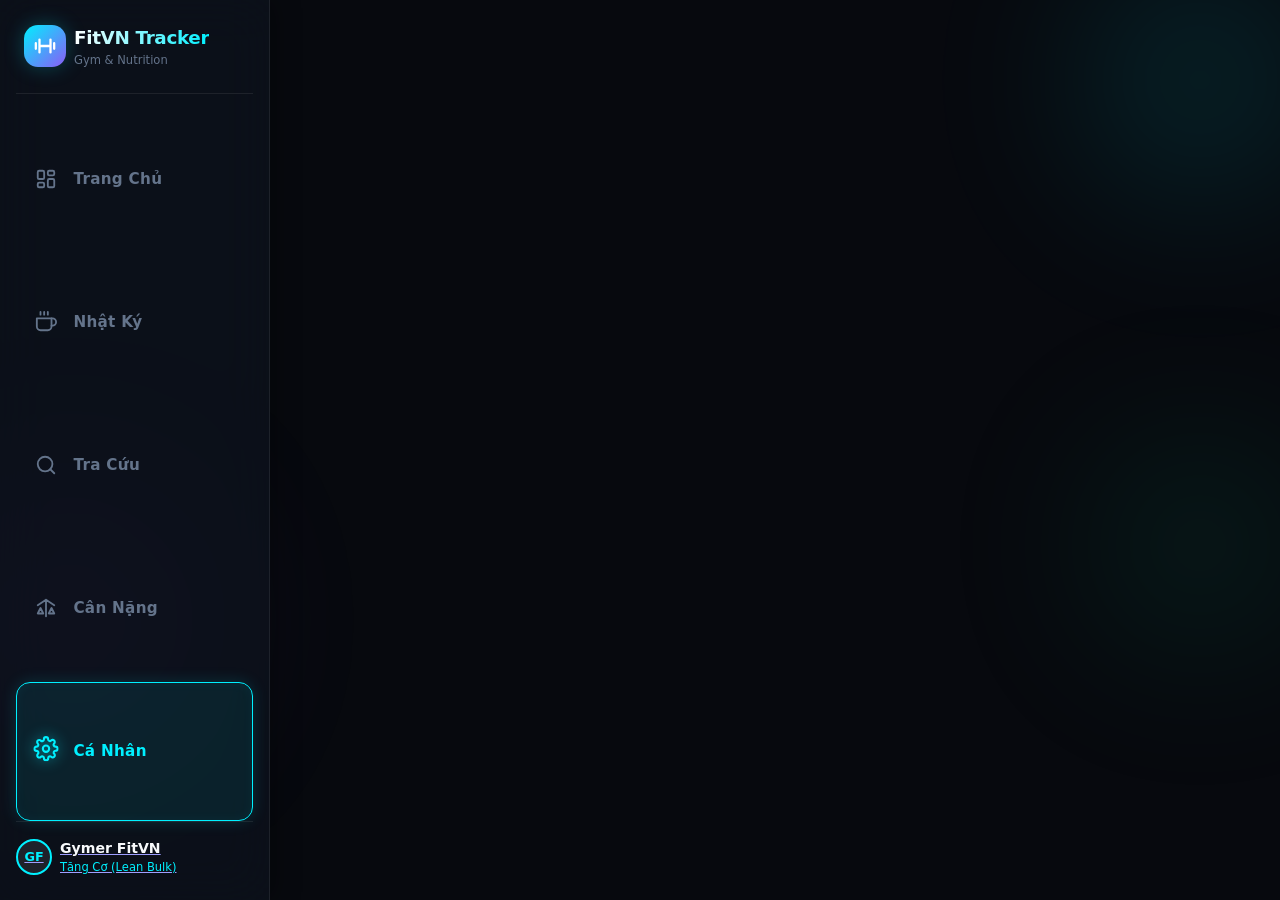
<file: Page/settings.html>
﻿<!DOCTYPE html>
<html lang="vi">
<head>
  <meta charset="UTF-8">
  <meta name="viewport" content="width=device-width, initial-scale=1.0, maximum-scale=1.0, user-scalable=no">
  <meta name="theme-color" content="#07090e">
  <meta name="description" content="Cài Đặt Hồ Sơ & Mục Tiêu Thể Hình - FitVN Tracker">
  <title>Cài Đặt Cá Nhân - FitVN Tracker</title>

  <!-- Google Font Inter -->
  <link rel="preconnect" href="https://fonts.googleapis.com">
  <link rel="preconnect" href="https://fonts.gstatic.com" crossorigin>
  <link href="https://fonts.googleapis.com/css2?family=Inter:wght@400;500;600;700;800&display=swap" rel="stylesheet">

  <!-- Core CSS -->
  <link rel="stylesheet" href="../css/variables.css">
  <link rel="stylesheet" href="../css/glass.css">
  <link rel="stylesheet" href="../css/style.css">
</head>
<body>

  <!-- Ambient Glowing Blobs -->
  <div class="ambient-glow-container" aria-hidden="true">
    <div class="ambient-blob blob-cyan"></div>
    <div class="ambient-blob blob-purple"></div>
    <div class="ambient-blob blob-emerald"></div>
  </div>

  <div id="app-layout">
    <!-- NAVIGATION BAR -->
    <nav class="app-navigation glass-nav" id="app-nav" aria-label="Main Navigation">
      <div class="nav-brand-desktop">
        <div class="brand-icon">
          <svg width="22" height="22" viewBox="0 0 24 24" fill="none" stroke="currentColor" stroke-width="2.5" stroke-linecap="round" stroke-linejoin="round">
            <path d="M6 5v14M18 5v14M2 9v6M22 9v6M6 12h12"/>
          </svg>
        </div>
        <div class="brand-text">
          <span class="brand-title">FitVN Tracker</span>
          <span class="brand-sub">Gym & Nutrition</span>
        </div>
      </div>

      <ul class="nav-list" role="tablist">
        <li class="nav-item">
          <a href="../index.html" class="nav-link" data-page="dashboard">
            <svg viewBox="0 0 24 24" fill="none" stroke-linecap="round" stroke-linejoin="round">
              <rect x="3" y="3" width="7" height="9" rx="1.5"/>
              <rect x="14" y="3" width="7" height="5" rx="1.5"/>
              <rect x="14" y="12" width="7" height="9" rx="1.5"/>
              <rect x="3" y="16" width="7" height="5" rx="1.5"/>
            </svg>
            <span class="nav-label">Trang Chủ</span>
          </a>
        </li>
        <li class="nav-item">
          <a href="food-log.html" class="nav-link" data-page="food">
            <svg viewBox="0 0 24 24" fill="none" stroke-linecap="round" stroke-linejoin="round">
              <path d="M18 8h1a4 4 0 0 1 0 8h-1"/>
              <path d="M2 8h16v9a4 4 0 0 1-4 4H6a4 4 0 0 1-4-4V8z"/>
              <line x1="6" y1="1" x2="6" y2="4"/>
              <line x1="10" y1="1" x2="10" y2="4"/>
              <line x1="14" y1="1" x2="14" y2="4"/>
            </svg>
            <span class="nav-label">Nhật Ký</span>
          </a>
        </li>
        <li class="nav-item">
          <a href="food-search.html" class="nav-link" data-page="food-search">
            <svg viewBox="0 0 24 24" fill="none" stroke-linecap="round" stroke-linejoin="round">
              <circle cx="11" cy="11" r="8"></circle>
              <line x1="21" y1="21" x2="16.65" y2="16.65"></line>
            </svg>
            <span class="nav-label">Tra Cứu</span>
          </a>
        </li>
        <li class="nav-item">
          <a href="weight.html" class="nav-link" data-page="weight">
            <svg viewBox="0 0 24 24" fill="none" stroke-linecap="round" stroke-linejoin="round">
              <path d="M12 3v18M3 9l9-6 9 6M6 12l-3 6h6l-3-6zM18 12l-3 6h6l-3-6z"/>
            </svg>
            <span class="nav-label">Cân Nặng</span>
          </a>
        </li>
        <li class="nav-item">
          <a href="settings.html" class="nav-link active" data-page="settings">
            <svg viewBox="0 0 24 24" fill="none" stroke-linecap="round" stroke-linejoin="round">
              <circle cx="12" cy="12" r="3"/>
              <path d="M19.4 15a1.65 1.65 0 0 0 .33 1.82l.06.06a2 2 0 0 1 0 2.83 2 2 0 0 1-2.83 0l-.06-.06a1.65 1.65 0 0 0-1.82-.33 1.65 1.65 0 0 0-1 1.51V21a2 2 0 0 1-2 2 2 2 0 0 1-2-2v-.09A1.65 1.65 0 0 0 9 19.4a1.65 1.65 0 0 0-1.82.33l-.06.06a2 2 0 0 1-2.83 0 2 2 0 0 1 0-2.83l.06-.06a1.65 1.65 0 0 0 .33-1.82 1.65 1.65 0 0 0-1.51-1H3a2 2 0 0 1-2-2 2 2 0 0 1 2-2h.09A1.65 1.65 0 0 0 4.6 9a1.65 1.65 0 0 0-.33-1.82l-.06-.06a2 2 0 0 1 0-2.83 2 2 0 0 1 2.83 0l.06.06a1.65 1.65 0 0 0 1.82.33H9a1.65 1.65 0 0 0 1-1.51V3a2 2 0 0 1 2-2 2 2 0 0 1 2 2v.09a1.65 1.65 0 0 0 1 1.51 1.65 1.65 0 0 0 1.82-.33l.06-.06a2 2 0 0 1 2.83 0 2 2 0 0 1 0 2.83l-.06.06a1.65 1.65 0 0 0-.33 1.82V9a1.65 1.65 0 0 0 1.51 1H21a2 2 0 0 1 2 2 2 2 0 0 1-2 2h-.09a1.65 1.65 0 0 0-1.51 1z"/>
            </svg>
            <span class="nav-label">Cá Nhân</span>
          </a>
        </li>
      </ul>

            <a href="auth.html" class="nav-footer-desktop" title="Chuyển đổi tài khoản / Đăng nhập">
        <div class="avatar-pill">VN</div>
        <div class="user-info-snippet">
          <span class="user-name">Người dùng FitVN</span>
          <span class="user-goal-tag">Đang tải hồ sơ...</span>
        </div>
      </a>
        </section>
      </main>
    </div>
  </div>

  <!-- Toast Notification Container -->
  <div id="toast-container" aria-live="polite"></div>

  <!-- Scripts -->
  <script src="../js/foodDatabase.js"></script>
  <script src="../js/calculator.js"></script>
  <script src="../js/chart.js"></script>
  <script src="../js/storage.js"></script>
  <script src="../js/app.js"></script>
</body>
</html>
</file>
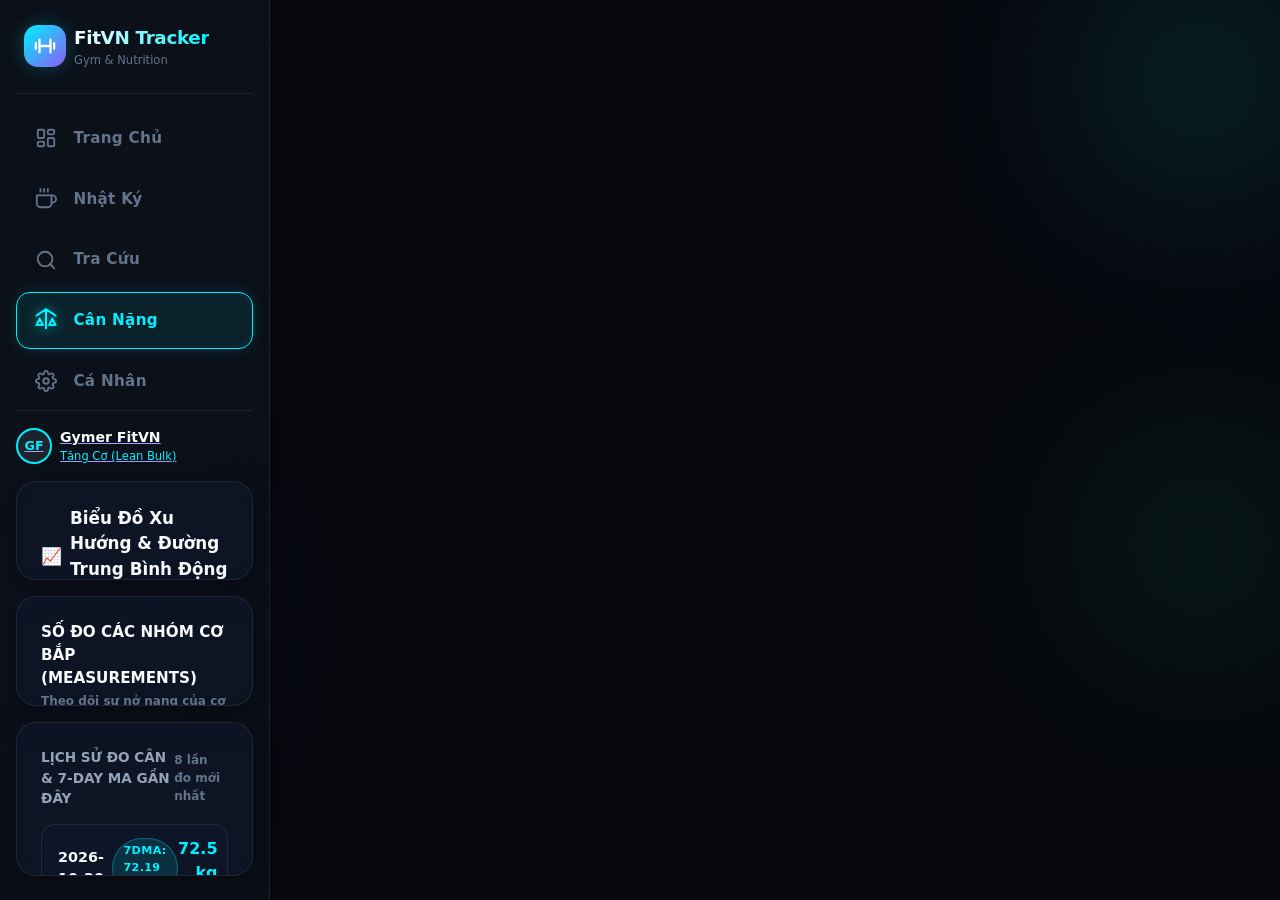
<file: Page/weight.html>
﻿<!DOCTYPE html>
<html lang="vi">
<head>
  <meta charset="UTF-8">
  <meta name="viewport" content="width=device-width, initial-scale=1.0, maximum-scale=1.0, user-scalable=no">
  <meta name="theme-color" content="#07090e">
  <meta name="description" content="Theo Dõi Cân Nặng, Chỉ Số Thể Hình & Biểu Đồ 7-Day Moving Average - FitVN Tracker">
  <title>Theo Dõi Cân Nặng - FitVN Tracker</title>

  <!-- Google Font Inter -->
  <link rel="preconnect" href="https://fonts.googleapis.com">
  <link rel="preconnect" href="https://fonts.gstatic.com" crossorigin>
  <link href="https://fonts.googleapis.com/css2?family=Inter:wght@400;500;600;700;800&display=swap" rel="stylesheet">

  <!-- Core CSS -->
  <link rel="stylesheet" href="../css/variables.css">
  <link rel="stylesheet" href="../css/glass.css">
  <link rel="stylesheet" href="../css/style.css">
</head>
<body>

  <!-- Ambient Glowing Blobs -->
  <div class="ambient-glow-container" aria-hidden="true">
    <div class="ambient-blob blob-cyan"></div>
    <div class="ambient-blob blob-purple"></div>
    <div class="ambient-blob blob-emerald"></div>
  </div>

  <div id="app-layout">
    <!-- NAVIGATION BAR -->
    <nav class="app-navigation glass-nav" id="app-nav" aria-label="Main Navigation">
      <div class="nav-brand-desktop">
        <div class="brand-icon">
          <svg width="22" height="22" viewBox="0 0 24 24" fill="none" stroke="currentColor" stroke-width="2.5" stroke-linecap="round" stroke-linejoin="round">
            <path d="M6 5v14M18 5v14M2 9v6M22 9v6M6 12h12"/>
          </svg>
        </div>
        <div class="brand-text">
          <span class="brand-title">FitVN Tracker</span>
          <span class="brand-sub">Gym & Nutrition</span>
        </div>
      </div>

      <ul class="nav-list" role="tablist">
        <li class="nav-item">
          <a href="../index.html" class="nav-link" data-page="dashboard">
            <svg viewBox="0 0 24 24" fill="none" stroke-linecap="round" stroke-linejoin="round">
              <rect x="3" y="3" width="7" height="9" rx="1.5"/>
              <rect x="14" y="3" width="7" height="5" rx="1.5"/>
              <rect x="14" y="12" width="7" height="9" rx="1.5"/>
              <rect x="3" y="16" width="7" height="5" rx="1.5"/>
            </svg>
            <span class="nav-label">Trang Chủ</span>
          </a>
        </li>
        <li class="nav-item">
          <a href="food-log.html" class="nav-link" data-page="food">
            <svg viewBox="0 0 24 24" fill="none" stroke-linecap="round" stroke-linejoin="round">
              <path d="M18 8h1a4 4 0 0 1 0 8h-1"/>
              <path d="M2 8h16v9a4 4 0 0 1-4 4H6a4 4 0 0 1-4-4V8z"/>
              <line x1="6" y1="1" x2="6" y2="4"/>
              <line x1="10" y1="1" x2="10" y2="4"/>
              <line x1="14" y1="1" x2="14" y2="4"/>
            </svg>
            <span class="nav-label">Nhật Ký</span>
          </a>
        </li>
        <li class="nav-item">
          <a href="food-search.html" class="nav-link" data-page="food-search">
            <svg viewBox="0 0 24 24" fill="none" stroke-linecap="round" stroke-linejoin="round">
              <circle cx="11" cy="11" r="8"></circle>
              <line x1="21" y1="21" x2="16.65" y2="16.65"></line>
            </svg>
            <span class="nav-label">Tra Cứu</span>
          </a>
        </li>
        <li class="nav-item">
          <a href="weight.html" class="nav-link active" data-page="weight">
            <svg viewBox="0 0 24 24" fill="none" stroke-linecap="round" stroke-linejoin="round">
              <path d="M12 3v18M3 9l9-6 9 6M6 12l-3 6h6l-3-6zM18 12l-3 6h6l-3-6z"/>
            </svg>
            <span class="nav-label">Cân Nặng</span>
          </a>
        </li>
        <li class="nav-item">
          <a href="settings.html" class="nav-link" data-page="settings">
            <svg viewBox="0 0 24 24" fill="none" stroke-linecap="round" stroke-linejoin="round">
              <circle cx="12" cy="12" r="3"/>
              <path d="M19.4 15a1.65 1.65 0 0 0 .33 1.82l.06.06a2 2 0 0 1 0 2.83 2 2 0 0 1-2.83 0l-.06-.06a1.65 1.65 0 0 0-1.82-.33 1.65 1.65 0 0 0-1 1.51V21a2 2 0 0 1-2 2 2 2 0 0 1-2-2v-.09A1.65 1.65 0 0 0 9 19.4a1.65 1.65 0 0 0-1.82.33l-.06.06a2 2 0 0 1-2.83 0 2 2 0 0 1 0-2.83l.06-.06a1.65 1.65 0 0 0 .33-1.82 1.65 1.65 0 0 0-1.51-1H3a2 2 0 0 1-2-2 2 2 0 0 1 2-2h.09A1.65 1.65 0 0 0 4.6 9a1.65 1.65 0 0 0-.33-1.82l-.06-.06a2 2 0 0 1 0-2.83 2 2 0 0 1 2.83 0l.06.06a1.65 1.65 0 0 0 1.82.33H9a1.65 1.65 0 0 0 1-1.51V3a2 2 0 0 1 2-2 2 2 0 0 1 2 2v.09a1.65 1.65 0 0 0 1 1.51 1.65 1.65 0 0 0 1.82-.33l.06-.06a2 2 0 0 1 2.83 0 2 2 0 0 1 0 2.83l-.06.06a1.65 1.65 0 0 0-.33 1.82V9a1.65 1.65 0 0 0 1.51 1H21a2 2 0 0 1 2 2 2 2 0 0 1-2 2h-.09a1.65 1.65 0 0 0-1.51 1z"/>
            </svg>
            <span class="nav-label">Cá Nhân</span>
          </a>
        </li>
      </ul>

            <a href="auth.html" class="nav-footer-desktop" title="Chuyển đổi tài khoản / Đăng nhập">
        <div class="avatar-pill">VN</div>
        <div class="user-info-snippet">
          <span class="user-name">Người dùng FitVN</span>
          <span class="user-goal-tag">Đang tải hồ sơ...</span>
        </div>
      </a>

          <!-- HTML5 Canvas Pure Vanilla Chart (7-Day Moving Average) -->
          <div class="glass-card chart-container-card" style="margin-top: var(--spacing-md);">
            <div class="chart-header-row">
              <div>
                <h3 style="font-size: 1.05rem; font-weight: 700; color: var(--text-primary); display: flex; align-items: center; gap: 8px;">
                  <span>📈</span>
                  <span>Biểu Đồ Xu Hướng & Đường Trung Bình Động (7DMA)</span>
                </h3>
                <p style="font-size: 0.78rem; color: var(--text-muted); margin-top: 2px;">
                  Đường màu xanh Neon làm mịn dao động nước hàng ngày, giúp bạn yên tâm không bị áp lực cân ảo.
                </p>
              </div>

              <div class="chart-legend-box">
                <div class="legend-item">
                  <span class="legend-line-raw"></span>
                  <span>Cân nặng ngày (nhiễu nước)</span>
                </div>
                <div class="legend-item">
                  <span class="legend-line-ma"></span>
                  <span style="color: var(--accent-cyan); font-weight: 700;">Đường 7DMA chuẩn</span>
                </div>
              </div>
            </div>

            <div class="chart-viewport">
              <canvas id="weight-chart-canvas"></canvas>
              <div class="canvas-tooltip" id="weight-chart-tooltip"></div>
            </div>
          </div>

          <!-- Muscle Group Measurements -->
          <div class="glass-card stat-card" style="margin-top: var(--spacing-md);">
            <div class="stat-header">
              <div>
                <span style="font-size: 0.95rem; font-weight: 700; color: var(--text-primary);">SỐ ĐO CÁC NHÓM CƠ BẮP (MEASUREMENTS)</span>
                <div style="font-size: 0.75rem; color: var(--text-muted); margin-top: 2px;">Theo dõi sự nở nang của cơ ngực, bắp tay, đùi và độ săn chắc vòng eo</div>
              </div>
            </div>

            <div class="measurements-container" id="measurements-grid"></div>
          </div>

          <!-- Weight Log Table Preview -->
          <div class="glass-card stat-card" style="margin-top: var(--spacing-md);">
            <div class="stat-header" style="margin-bottom: var(--spacing-sm);">
              <span>LỊCH SỬ ĐO CÂN & 7-DAY MA GẦN ĐÂY</span>
              <span style="font-size: 0.75rem; color: var(--text-muted);">8 lần đo mới nhất</span>
            </div>
            
            <div style="display: flex; flex-direction: column; gap: var(--spacing-sm);" id="weight-history-list"></div>
          </div>
        </section>
      </main>
    </div>
  </div>

  <!-- MODAL: LOG BODY WEIGHT & MEASUREMENTS -->
  <div class="glass-modal-backdrop" id="weight-modal-backdrop" role="dialog" aria-modal="true" aria-labelledby="modal-weight-title">
    <div class="glass-modal-container" style="max-width: 540px;">
      <div class="modal-header">
        <div class="modal-title-group">
          <div class="modal-title" id="modal-weight-title">
            <span style="font-size: 1.3rem;">⚖️</span>
            <span>Ghi Nhận Thể Trọng & Số Đo</span>
          </div>
          <span class="modal-subtitle">Cập nhật chỉ số hôm nay để làm mịn biểu đồ 7DMA</span>
        </div>
        <button type="button" class="btn-close-modal" id="btn-close-weight-modal" aria-label="Đóng cửa sổ">
          <svg width="18" height="18" viewBox="0 0 24 24" fill="none" stroke="currentColor" stroke-width="2.5">
            <line x1="18" y1="6" x2="6" y2="18"></line>
            <line x1="6" y1="6" x2="18" y2="18"></line>
          </svg>
        </button>
      </div>

      <form id="form-log-weight" class="modal-body" style="gap: var(--spacing-md);">
        <div style="display: grid; grid-template-columns: 1fr 1fr; gap: var(--spacing-md);">
          <div>
            <label style="font-size: 0.8rem; color: var(--text-secondary); display: block; margin-bottom: 6px;">Ngày ghi nhận</label>
            <input type="date" class="glass-input" id="input-weight-date" required>
          </div>
          <div>
            <label style="font-size: 0.8rem; color: var(--accent-cyan); display: block; margin-bottom: 6px; font-weight: 700;">Cân nặng (kg) *</label>
            <input type="number" step="0.1" class="glass-input" id="input-weight-val" placeholder="VD: 72.5" required>
          </div>
        </div>

        <div style="display: grid; grid-template-columns: 1fr 1fr; gap: var(--spacing-md);">
          <div>
            <label style="font-size: 0.8rem; color: var(--text-secondary); display: block; margin-bottom: 6px;">Tỷ lệ mỡ Body Fat (%)</label>
            <input type="number" step="0.1" class="glass-input" id="input-bodyfat-val" placeholder="VD: 14.2">
          </div>
          <div>
            <label style="font-size: 0.8rem; color: var(--text-secondary); display: block; margin-bottom: 6px;">Ghi chú nhanh</label>
            <input type="text" class="glass-input" id="input-weight-note" placeholder="VD: Bụng đói sáng sớm...">
          </div>
        </div>

        <div style="border-top: 1px solid var(--glass-border); padding-top: var(--spacing-sm);">
          <div style="font-size: 0.82rem; font-weight: 700; color: var(--text-primary); margin-bottom: 8px;">
            📏 Số đo các nhóm cơ bắp (cm, tùy chọn)
          </div>
          <div style="display: grid; grid-template-columns: repeat(4, 1fr); gap: 8px;">
            <div>
              <label style="font-size: 0.72rem; color: var(--text-muted); display: block; margin-bottom: 4px;">Ngực</label>
              <input type="number" step="0.5" class="glass-input" id="input-measure-chest" placeholder="102">
            </div>
            <div>
              <label style="font-size: 0.72rem; color: var(--text-muted); display: block; margin-bottom: 4px;">Vòng eo</label>
              <input type="number" step="0.5" class="glass-input" id="input-measure-waist" placeholder="77">
            </div>
            <div>
              <label style="font-size: 0.72rem; color: var(--text-muted); display: block; margin-bottom: 4px;">Bắp tay</label>
              <input type="number" step="0.5" class="glass-input" id="input-measure-arm" placeholder="37.5">
            </div>
            <div>
              <label style="font-size: 0.72rem; color: var(--text-muted); display: block; margin-bottom: 4px;">Vòng đùi</label>
              <input type="number" step="0.5" class="glass-input" id="input-measure-thigh" placeholder="58">
            </div>
          </div>
        </div>

        <div style="display: flex; justify-content: flex-end; gap: var(--spacing-sm); margin-top: var(--spacing-sm);">
          <button type="submit" class="glass-btn glass-btn-primary" style="width: 100%;">
            Lưu Thể Trọng & Cập Nhật Biểu Đồ
          </button>
        </div>
      </form>
    </div>
  </div>

  <!-- Toast Notification Container -->
  <div id="toast-container" aria-live="polite"></div>

  <!-- Scripts -->
  <script src="../js/foodDatabase.js"></script>
  <script src="../js/calculator.js"></script>
  <script src="../js/chart.js"></script>
  <script src="../js/storage.js"></script>
  <script src="../js/app.js"></script>
</body>
</html>
</file>
<file: css/variables.css>
﻿/* ==========================================================================
   FitVN Tracker - Design Tokens & CSS Variables
   Dark Mode & Glassmorphism Fitness Theme
   ========================================================================== */

:root {
  /* --------------------------------------------------------------------------
     Jade & Porcelain Design Tokens (RULE.md Section 3)
     -------------------------------------------------------------------------- */
  /* Brand */
  --color-primary: #173F35;
  --color-primary-hover: #245747;
  --color-primary-soft: #E5EDE7;
  --color-primary-contrast: #FFFFFF;

  /* Accent — Signature Citron */
  --color-accent: #D2F36B;
  --color-accent-hover: #C1E451;
  --color-accent-soft: #EEF8CD;
  --color-accent-text: #26351D;

  /* Background */
  --color-bg: #F7F6F0;
  --color-surface: #FFFEFA;
  --color-surface-raised: #F0F1E9;
  --color-glass: rgba(255, 254, 250, 0.78);

  /* Text */
  --color-text: #202B28;
  --color-text-secondary: #63756B;
  --color-text-muted: #829087;
  --color-text-inverse: #F7F6F0;

  /* Borders */
  --color-border: #DDE3D9;
  --color-border-strong: #BECBC0;
  --color-border-focus: #397866;

  /* Supporting Brand Colors */
  --color-jade: #173F35;
  --color-sage: #397866;
  --color-citron: #D2F36B;
  --color-porcelain: #F7F6F0;
  --color-ink: #202B28;
  --color-clay: #C47D60;

  /* Status */
  --color-success: #287653;
  --color-success-bg: #E5F2E9;

  --color-warning: #946414;
  --color-warning-bg: #FBF0D5;

  --color-danger: #B83E42;
  --color-danger-bg: #FBE9E7;

  --color-info: #326B82;
  --color-info-bg: #E5F0F4;

  /* BMI Display */
  --color-bmi-underweight: #326B82;
  --color-bmi-normal: #287653;
  --color-bmi-overweight: #946414;
  --color-bmi-obesity: #B83E42;

  /* Nutrition */
  --color-protein: #397866;
  --color-carbs: #D5A64B;
  --color-fat: #C47D60;
  --color-water: #528BA0;
  --color-calories: #173F35;

  /* Charts */
  --color-chart-1: #397866;
  --color-chart-2: #C47D60;
  --color-chart-3: #8B83A8;
  --color-chart-4: #D5A64B;
  --color-chart-5: #528BA0;
  --color-chart-grid: #DDE3D9;
  --color-chart-label: #63756B;

  /* Typography — Vietnamese Support */
  --font-family: "Be Vietnam Pro", "Noto Sans", "Segoe UI", Arial, sans-serif;
  /* Color Palette - Dark Obsidian & Gym Neon Accents */
  --bg-primary: #07090e;
  --bg-secondary: #0d121d;
  --bg-tertiary: #141b2d;
  
  /* Brand Accent Colors */
  --accent-cyan: #00f0ff;
  --accent-cyan-rgb: 0, 240, 255;
  --accent-emerald: #10b981;
  --accent-emerald-rgb: 16, 185, 129;
  --accent-flame: #ff4757;
  --accent-flame-rgb: 255, 71, 87;
  --accent-purple: #8b5cf6;
  --accent-purple-rgb: 139, 92, 246;
  --accent-amber: #f59e0b;
  --accent-amber-rgb: 245, 158, 11;

  /* Text & Typography */
  --text-primary: #f8fafc;
  --text-secondary: #94a3b8;
  --text-muted: #64748b;
  --text-inverse: #07090e;

  /* Glassmorphism System */
  --glass-bg: rgba(15, 23, 42, 0.65);
  --glass-bg-subtle: rgba(15, 23, 42, 0.45);
  --glass-bg-hover: rgba(30, 41, 59, 0.75);
  --glass-bg-active: rgba(0, 240, 255, 0.12);
  --glass-border: rgba(255, 255, 255, 0.08);
  --glass-border-hover: rgba(255, 255, 255, 0.18);
  --glass-border-active: rgba(0, 240, 255, 0.4);
  --glass-shadow: 0 8px 32px 0 rgba(0, 0, 0, 0.37);
  --glass-shadow-lg: 0 16px 40px 0 rgba(0, 0, 0, 0.55);
  --glass-blur: blur(16px);
  --glass-blur-lg: blur(24px);

  /* Elevation Glow */
  --glow-cyan: 0 0 20px rgba(0, 240, 255, 0.25);
  --glow-emerald: 0 0 20px rgba(16, 185, 129, 0.25);
  --glow-flame: 0 0 20px rgba(255, 71, 87, 0.25);

  /* Spacing Scale */
  --spacing-xs: 0.25rem; /* 4px */
  --spacing-sm: 0.5rem;  /* 8px */
  --spacing-md: 1rem;    /* 16px */
  --spacing-lg: 1.5rem;  /* 24px */
  --spacing-xl: 2rem;    /* 32px */
  --spacing-2xl: 3rem;   /* 48px */

  /* Border Radii */
  --radius-sm: 8px;
  --radius-md: 14px;
  --radius-lg: 20px;
  --radius-full: 9999px;

  /* Typography */
  --font-sans: system-ui, -apple-system, BlinkMacSystemFont, 'Segoe UI', Roboto, Helvetica, Arial, sans-serif;
  --font-mono: ui-monospace, SFMono-Regular, Menlo, Monaco, Consolas, monospace;

  /* Transitions */
  --transition-fast: 0.18s ease;
  --transition-normal: 0.28s cubic-bezier(0.4, 0, 0.2, 1);
  --transition-spring: 0.4s cubic-bezier(0.175, 0.885, 0.32, 1.275);

  /* Layout Constants */
  --bottom-nav-height: 68px;
  --sidebar-width: 270px;
  --header-height: 70px;
}
</file>
<file: css/glass.css>
/* ==========================================================================
   FitVN Tracker - Glassmorphism UI Effects
   Backdrop Blur, Translucent Panels & Neon Glow
   ========================================================================== */

/* Glass Card Surfaces */
.glass-card {
  background: var(--glass-bg);
  backdrop-filter: var(--glass-blur);
  -webkit-backdrop-filter: var(--glass-blur);
  border: 1px solid var(--glass-border);
  border-radius: var(--radius-lg);
  box-shadow: var(--glass-shadow);
  transition: transform var(--transition-normal), border-color var(--transition-normal), box-shadow var(--transition-normal);
  position: relative;
  overflow: hidden;
}

.glass-card:hover {
  border-color: var(--glass-border-hover);
}

.glass-card-interactive:hover {
  transform: translateY(-2px);
  border-color: var(--glass-border-active);
  box-shadow: var(--glass-shadow-lg), var(--glow-cyan);
}

/* Subtle Glass Surface for Sub-components */
.glass-subtle {
  background: var(--glass-bg-subtle);
  backdrop-filter: blur(10px);
  -webkit-backdrop-filter: blur(10px);
  border: 1px solid var(--glass-border);
  border-radius: var(--radius-md);
}

/* Glass Navigation Bar */
.glass-nav {
  background: rgba(13, 18, 29, 0.78);
  backdrop-filter: var(--glass-blur-lg);
  -webkit-backdrop-filter: var(--glass-blur-lg);
  border-top: 1px solid var(--glass-border);
  box-shadow: 0 -4px 24px rgba(0, 0, 0, 0.4);
}

/* Glass Header */
.glass-header {
  background: rgba(7, 9, 14, 0.7);
  backdrop-filter: var(--glass-blur);
  -webkit-backdrop-filter: var(--glass-blur);
  border-bottom: 1px solid var(--glass-border);
}

/* Glass Buttons */
.glass-btn {
  display: inline-flex;
  align-items: center;
  justify-content: center;
  gap: var(--spacing-sm);
  padding: 0.65rem 1.25rem;
  background: rgba(255, 255, 255, 0.05);
  backdrop-filter: blur(8px);
  -webkit-backdrop-filter: blur(8px);
  border: 1px solid var(--glass-border);
  border-radius: var(--radius-md);
  color: var(--text-primary);
  font-size: 0.9rem;
  font-weight: 600;
  cursor: pointer;
  transition: all var(--transition-normal);
  text-decoration: none;
  user-select: none;
}

.glass-btn:hover {
  background: rgba(255, 255, 255, 0.1);
  border-color: var(--glass-border-hover);
  transform: translateY(-1px);
}

.glass-btn:active {
  transform: translateY(0);
}

.glass-btn-primary {
  background: linear-gradient(135deg, rgba(0, 240, 255, 0.25) 0%, rgba(16, 185, 129, 0.25) 100%);
  border-color: rgba(0, 240, 255, 0.4);
  color: var(--text-primary);
  box-shadow: 0 4px 15px rgba(0, 240, 255, 0.15);
}

.glass-btn-primary:hover {
  background: linear-gradient(135deg, rgba(0, 240, 255, 0.4) 0%, rgba(16, 185, 129, 0.4) 100%);
  border-color: var(--accent-cyan);
  box-shadow: var(--glow-cyan);
}

/* Glass Badge / Pill */
.glass-badge {
  display: inline-flex;
  align-items: center;
  gap: 0.35rem;
  padding: 0.25rem 0.65rem;
  font-size: 0.75rem;
  font-weight: 600;
  letter-spacing: 0.03em;
  border-radius: var(--radius-full);
  background: rgba(255, 255, 255, 0.06);
  border: 1px solid var(--glass-border);
}

.glass-badge-cyan {
  background: rgba(0, 240, 255, 0.12);
  border-color: rgba(0, 240, 255, 0.3);
  color: var(--accent-cyan);
}

.glass-badge-emerald {
  background: rgba(16, 185, 129, 0.12);
  border-color: rgba(16, 185, 129, 0.3);
  color: var(--accent-emerald);
}

.glass-badge-flame {
  background: rgba(255, 71, 87, 0.12);
  border-color: rgba(255, 71, 87, 0.3);
  color: var(--accent-flame);
}

/* Glass Form Inputs */
.glass-input {
  width: 100%;
  padding: 0.75rem 1rem;
  background: rgba(15, 23, 42, 0.5);
  border: 1px solid var(--glass-border);
  border-radius: var(--radius-md);
  color: var(--text-primary);
  font-family: inherit;
  font-size: 0.95rem;
  outline: none;
  transition: all var(--transition-normal);
}

.glass-input:focus {
  border-color: var(--accent-cyan);
  background: rgba(15, 23, 42, 0.75);
  box-shadow: 0 0 0 3px rgba(0, 240, 255, 0.15);
}

.glass-input::placeholder {
  color: var(--text-muted);
}

/* Background Ambient Glow Blobs */
.ambient-glow-container {
  position: fixed;
  inset: 0;
  pointer-events: none;
  z-index: 0;
  overflow: hidden;
}

.ambient-blob {
  position: absolute;
  border-radius: 50%;
  filter: blur(90px);
  opacity: 0.22;
  will-change: transform;
}

.blob-cyan {
  width: 320px;
  height: 320px;
  background: radial-gradient(circle, var(--accent-cyan) 0%, transparent 70%);
  top: -80px;
  right: -80px;
}

.blob-purple {
  width: 380px;
  height: 380px;
  background: radial-gradient(circle, var(--accent-purple) 0%, transparent 70%);
  bottom: 10%;
  left: -120px;
}

.blob-emerald {
  width: 280px;
  height: 280px;
  background: radial-gradient(circle, var(--accent-emerald) 0%, transparent 70%);
  top: 45%;
  right: -60px;
}
</file>
<file: css/style.css>
﻿/* ==========================================================================
   FitVN Tracker - Main Application Stylesheet
   Mobile-First Architecture & Responsive Navigation (Option C)
   ========================================================================== */

/* --------------------------------------------------------------------------
   1. CSS Reset & Base Setup
   -------------------------------------------------------------------------- */
*, *::before, *::after {
  box-sizing: border-box;
  margin: 0;
  padding: 0;
}

html {
  font-family: var(--font-sans);
  background-color: var(--bg-primary);
  color: var(--text-primary);
  -webkit-font-smoothing: antialiased;
  -moz-osx-font-smoothing: grayscale;
  scroll-behavior: smooth;
  color-scheme: dark;
}

body {
  min-height: 100vh;
  position: relative;
  overflow-x: hidden;
  line-height: 1.5;
}

/* --------------------------------------------------------------------------
   2. App Layout Container
   -------------------------------------------------------------------------- */
#app-layout {
  display: flex;
  flex-direction: column;
  min-height: 100vh;
  position: relative;
  z-index: 1;
}

/* --------------------------------------------------------------------------
   3. Header Styles
   -------------------------------------------------------------------------- */
.app-header {
  position: sticky;
  top: 0;
  z-index: 100;
  height: var(--header-height);
  padding: 0 var(--spacing-md);
  display: flex;
  align-items: center;
  justify-content: space-between;
}

.header-left {
  display: flex;
  align-items: center;
  gap: var(--spacing-sm);
}

.brand-icon {
  width: 38px;
  height: 38px;
  border-radius: var(--radius-md);
  background: linear-gradient(135deg, var(--accent-cyan), var(--accent-purple));
  display: flex;
  align-items: center;
  justify-content: center;
  color: #fff;
  box-shadow: var(--glow-cyan);
}

.brand-title {
  font-size: 1.15rem;
  font-weight: 800;
  letter-spacing: -0.02em;
  background: linear-gradient(90deg, #fff 0%, var(--accent-cyan) 100%);
  -webkit-background-clip: text;
  -webkit-text-fill-color: transparent;
}

.header-center {
  display: flex;
  flex-direction: column;
  align-items: center;
}

.header-tab-title {
  font-size: 1rem;
  font-weight: 700;
  color: var(--text-primary);
}

.header-date-badge {
  font-size: 0.72rem;
  color: var(--text-secondary);
}

.header-right {
  display: flex;
  align-items: center;
  gap: var(--spacing-sm);
}

.avatar-pill {
  width: 36px;
  height: 36px;
  border-radius: var(--radius-full);
  border: 2px solid var(--accent-cyan);
  background: rgba(255, 255, 255, 0.08);
  display: flex;
  align-items: center;
  justify-content: center;
  font-size: 0.8rem;
  font-weight: 700;
  color: var(--accent-cyan);
}

/* --------------------------------------------------------------------------
   4. Main Content Area
   -------------------------------------------------------------------------- */
.main-viewport {
  flex: 1;
  padding: var(--spacing-md);
  padding-bottom: calc(var(--bottom-nav-height) + var(--spacing-xl));
  max-width: 1200px;
  width: 100%;
  margin: 0 auto;
}

/* Tab Panels Visibility & Transitions */
.tab-content {
  display: none;
  opacity: 0;
  transform: translateY(8px);
  transition: opacity var(--transition-normal), transform var(--transition-normal);
}

.tab-content.active {
  display: block;
  opacity: 1;
  transform: translateY(0);
  animation: tabFadeIn 0.3s ease forwards;
}

@keyframes tabFadeIn {
  from {
    opacity: 0;
    transform: translateY(8px);
  }
  to {
    opacity: 1;
    transform: translateY(0);
  }
}

/* --------------------------------------------------------------------------
   5. Navigation Bar - Mobile First (Option C: Bottom Tab Bar on Mobile)
   -------------------------------------------------------------------------- */
.app-navigation {
  position: fixed;
  bottom: 0;
  left: 0;
  right: 0;
  height: var(--bottom-nav-height);
  padding: 0 var(--spacing-md);
  padding-bottom: env(safe-area-inset-bottom, 0);
  z-index: 1000;
  display: flex;
  align-items: center;
  justify-content: space-around;
}

.nav-brand-desktop {
  display: none; /* Hidden on mobile */
}

.nav-list {
  display: flex;
  align-items: center;
  justify-content: space-around;
  width: 100%;
  list-style: none;
  margin: 0;
  padding: 0;
}

.nav-item {
  flex: 1;
  display: flex;
  justify-content: center;
}

.nav-link {
  display: flex;
  flex-direction: column;
  align-items: center;
  justify-content: center;
  gap: 3px;
  background: none;
  border: none;
  color: var(--text-muted);
  cursor: pointer;
  padding: 6px 12px;
  border-radius: var(--radius-md);
  transition: all var(--transition-fast);
  text-decoration: none;
  position: relative;
  width: 100%;
  max-width: 80px;
}

.nav-link svg {
  width: 22px;
  height: 22px;
  stroke: currentColor;
  stroke-width: 2;
  transition: transform var(--transition-spring), stroke var(--transition-fast);
}

.nav-label {
  font-size: 0.7rem;
  font-weight: 600;
  letter-spacing: 0.02em;
  transition: color var(--transition-fast);
}

.nav-link:hover {
  color: var(--text-secondary);
}

.nav-link.active {
  color: var(--accent-cyan);
}

.nav-link.active svg {
  transform: scale(1.15) translateY(-2px);
  stroke: var(--accent-cyan);
  filter: drop-shadow(0 0 6px rgba(0, 240, 255, 0.6));
}

.nav-link.active .nav-label {
  color: var(--accent-cyan);
  font-weight: 700;
}

/* Active Indicator dot on mobile */
.nav-link.active::after {
  content: '';
  position: absolute;
  bottom: 2px;
  width: 4px;
  height: 4px;
  background-color: var(--accent-cyan);
  border-radius: var(--radius-full);
  box-shadow: var(--glow-cyan);
}

.nav-footer-desktop {
  display: none; /* Hidden on mobile */
}

/* --------------------------------------------------------------------------
   6. UI Card Grids & Generic Components
   -------------------------------------------------------------------------- */
.section-header {
  display: flex;
  align-items: center;
  justify-content: space-between;
  margin-bottom: var(--spacing-md);
}

.section-title {
  font-size: 1.25rem;
  font-weight: 800;
  display: flex;
  align-items: center;
  gap: var(--spacing-sm);
}

.grid-cards {
  display: grid;
  grid-template-columns: 1fr;
  gap: var(--spacing-md);
}

.stat-card {
  padding: var(--spacing-lg);
  display: flex;
  flex-direction: column;
  gap: var(--spacing-sm);
}

.stat-header {
  display: flex;
  align-items: center;
  justify-content: space-between;
  color: var(--text-secondary);
  font-size: 0.85rem;
  font-weight: 600;
}

.stat-value {
  font-size: 1.85rem;
  font-weight: 800;
  color: var(--text-primary);
  line-height: 1.1;
}

.stat-unit {
  font-size: 0.9rem;
  font-weight: 500;
  color: var(--text-muted);
  margin-left: 4px;
}

/* Macro progress bar */
.macro-bars {
  display: flex;
  flex-direction: column;
  gap: var(--spacing-sm);
  margin-top: var(--spacing-sm);
}

.macro-bar-item {
  display: flex;
  flex-direction: column;
  gap: 4px;
}

.macro-meta {
  display: flex;
  justify-content: space-between;
  font-size: 0.78rem;
}

.progress-track {
  width: 100%;
  height: 8px;
  background: rgba(255, 255, 255, 0.08);
  border-radius: var(--radius-full);
  overflow: hidden;
}

.progress-fill {
  height: 100%;
  border-radius: var(--radius-full);
  transition: width 0.6s ease;
}

.fill-carb { background: linear-gradient(90deg, #f59e0b, #fbbf24); }
.fill-protein { background: linear-gradient(90deg, #00f0ff, #38bdf8); }
.fill-fat { background: linear-gradient(90deg, #ff4757, #fb7185); }
.fill-water { background: linear-gradient(90deg, #06b6d4, #3b82f6); }

/* --------------------------------------------------------------------------
   7. Responsive Design (Option C: Tablet & Desktop Sidebar Rail)
   -------------------------------------------------------------------------- */
@media (min-width: 768px) {
  #app-layout {
    flex-direction: row;
  }

  /* Transform Bottom Bar to Sleek Left Sidebar */
  .app-navigation {
    position: sticky;
    top: 0;
    bottom: auto;
    left: auto;
    right: auto;
    width: var(--sidebar-width);
    height: 100vh;
    padding: var(--spacing-lg) var(--spacing-md);
    flex-direction: column;
    justify-content: space-between;
    align-items: stretch;
    border-top: none;
    border-right: 1px solid var(--glass-border);
    box-shadow: 4px 0 24px rgba(0, 0, 0, 0.35);
  }

  .nav-brand-desktop {
    display: flex;
    align-items: center;
    gap: var(--spacing-sm);
    padding: 0 var(--spacing-sm) var(--spacing-lg);
    border-bottom: 1px solid var(--glass-border);
    margin-bottom: var(--spacing-md);
  }

  .nav-brand-desktop .brand-icon {
    width: 42px;
    height: 42px;
  }

  .nav-brand-desktop .brand-text {
    display: flex;
    flex-direction: column;
  }

  .brand-sub {
    font-size: 0.72rem;
    color: var(--text-muted);
    font-weight: 500;
  }

  .nav-list {
    flex-direction: column;
    align-items: stretch;
    gap: var(--spacing-xs);
    flex: 1;
  }

  .nav-item {
    justify-content: stretch;
  }

  .nav-link {
    flex-direction: row;
    justify-content: flex-start;
    gap: var(--spacing-md);
    max-width: 100%;
    padding: 1rem 1.15rem;
    border-radius: 14px;
    border: 1.5px solid transparent;
  }

  .nav-link svg {
    width: 22px;
    height: 22px;
  }

  .nav-label {
    font-size: 0.95rem;
    font-weight: 600;
  }

  .nav-link.active {
    background: rgba(0, 240, 255, 0.08);
    border: 1.5px solid var(--accent-cyan);
    box-shadow: 0 0 16px rgba(0, 240, 255, 0.15), inset 0 0 12px rgba(0, 240, 255, 0.05);
    color: var(--accent-cyan);
  }

  .nav-link.active .nav-label {
    font-weight: 700;
    color: var(--accent-cyan);
  }

  .nav-link.active::after {
    display: none;
  }

  .nav-footer-desktop {
    display: flex;
    align-items: center;
    gap: var(--spacing-sm);
    padding-top: var(--spacing-md);
    border-top: 1px solid var(--glass-border);
  }

  .user-info-snippet {
    display: flex;
    flex-direction: column;
  }

  .user-name {
    font-size: 0.88rem;
    font-weight: 700;
    color: var(--text-primary);
  }

  .user-goal-tag {
    font-size: 0.72rem;
    color: var(--accent-cyan);
  }

  /* Content Area adjustments */
  .content-wrapper {
    flex: 1;
    display: flex;
    flex-direction: column;
    min-width: 0;
  }

  .main-viewport {
    padding: var(--spacing-xl);
    padding-bottom: var(--spacing-2xl);
  }

  .grid-cards {
    grid-template-columns: repeat(2, 1fr);
  }

  .header-left .brand-title,
  .header-left .brand-icon {
    display: none; /* Already in sidebar */
  }
}

@media (min-width: 1024px) {
  .grid-cards {
    grid-template-columns: repeat(3, 1fr);
  }
  
  .grid-cards-4 {
    grid-template-columns: repeat(4, 1fr);
  }
}

/* --------------------------------------------------------------------------
   8. Modal UI - Quick Add Food & Barcode Scanner
   -------------------------------------------------------------------------- */
.glass-modal-backdrop {
  position: fixed;
  inset: 0;
  background: rgba(4, 6, 12, 0.75);
  backdrop-filter: blur(12px);
  -webkit-backdrop-filter: blur(12px);
  z-index: 2000;
  display: flex;
  align-items: center;
  justify-content: center;
  padding: var(--spacing-md);
  opacity: 0;
  pointer-events: none;
  transition: opacity var(--transition-normal);
}

.glass-modal-backdrop.active {
  opacity: 1;
  pointer-events: auto;
}

.glass-modal-container {
  width: 100%;
  max-width: 600px;
  max-height: 88vh;
  display: flex;
  flex-direction: column;
  background: rgba(13, 18, 30, 0.88);
  backdrop-filter: blur(28px);
  -webkit-backdrop-filter: blur(28px);
  border: 1px solid var(--glass-border-highlight);
  border-radius: var(--radius-lg);
  box-shadow: 0 25px 60px rgba(0, 0, 0, 0.6), 0 0 30px rgba(0, 240, 255, 0.15);
  transform: translateY(20px) scale(0.97);
  transition: transform var(--transition-spring), opacity var(--transition-normal);
  overflow: hidden;
}

.glass-modal-backdrop.active .glass-modal-container {
  transform: translateY(0) scale(1);
}

.modal-header {
  padding: var(--spacing-md) var(--spacing-lg);
  display: flex;
  align-items: center;
  justify-content: space-between;
  border-bottom: 1px solid var(--glass-border);
}

.modal-title-group {
  display: flex;
  flex-direction: column;
  gap: 2px;
}

.modal-title {
  font-size: 1.15rem;
  font-weight: 800;
  color: var(--text-primary);
  display: flex;
  align-items: center;
  gap: 8px;
}

.modal-subtitle {
  font-size: 0.78rem;
  color: var(--accent-cyan);
}

.btn-close-modal {
  width: 34px;
  height: 34px;
  display: flex;
  align-items: center;
  justify-content: center;
  background: rgba(255, 255, 255, 0.06);
  border: 1px solid var(--glass-border);
  border-radius: var(--radius-full);
  color: var(--text-secondary);
  cursor: pointer;
  transition: all var(--transition-fast);
}

.btn-close-modal:hover {
  background: rgba(255, 71, 87, 0.2);
  color: var(--accent-flame);
  border-color: var(--accent-flame);
}

/* Modal Sub Navigation Tabs */
.modal-nav-tabs {
  display: flex;
  background: rgba(0, 0, 0, 0.25);
  border-bottom: 1px solid var(--glass-border);
  padding: 0 var(--spacing-md);
}

.modal-tab-btn {
  flex: 1;
  padding: 0.75rem var(--spacing-sm);
  background: none;
  border: none;
  border-bottom: 2px solid transparent;
  color: var(--text-muted);
  font-weight: 600;
  font-size: 0.88rem;
  cursor: pointer;
  transition: all var(--transition-fast);
  display: flex;
  align-items: center;
  justify-content: center;
  gap: 6px;
}

.modal-tab-btn:hover {
  color: var(--text-primary);
}

.modal-tab-btn.active {
  color: var(--accent-cyan);
  border-bottom-color: var(--accent-cyan);
}

.modal-body {
  flex: 1;
  overflow-y: auto;
  padding: var(--spacing-md) var(--spacing-lg);
  display: flex;
  flex-direction: column;
  gap: var(--spacing-md);
}

/* Search Box */
.food-search-wrapper {
  position: relative;
  display: flex;
  align-items: center;
  flex-shrink: 0;
}

.food-search-icon {
  position: absolute;
  left: 14px;
  width: 18px;
  height: 18px;
  stroke: var(--text-muted);
  pointer-events: none;
}

.food-search-input {
  width: 100%;
  padding: 0.75rem 1rem 0.75rem 2.6rem;
  background: rgba(15, 23, 42, 0.6);
  border: 1px solid var(--glass-border);
  border-radius: var(--radius-md);
  color: var(--text-primary);
  font-size: 0.92rem;
  outline: none;
  transition: all var(--transition-normal);
}

.food-search-input:focus {
  border-color: var(--accent-cyan);
  box-shadow: 0 0 0 3px rgba(0, 240, 255, 0.15);
}

/* Chips Filter */
.chips-container {
  display: flex;
  gap: 10px;
  overflow-x: auto;
  overflow-y: hidden;
  padding: 8px 4px 12px 4px;
  margin-top: 10px;    /* Đẩy cả thanh danh mục xuống dưới ô tìm kiếm */
  margin-bottom: 12px; /* Đẩy danh sách món ăn xuống dưới thanh danh mục */
  flex-shrink: 0;      /* Ngăn chặn Flexbox đè nén chiều cao của thanh danh mục */
  min-height: 58px;    /* Đảm bảo đủ không gian cho toàn bộ khung nút và hiệu ứng viền */
  box-sizing: border-box;
  scrollbar-width: none; /* Firefox */
  -ms-overflow-style: none; /* IE / Edge */
  -webkit-overflow-scrolling: touch; /* Smooth inertia scroll on iOS */
}

.chips-container::-webkit-scrollbar {
  display: none; /* Chrome, Safari, Edge, Opera */
}

.chip-btn {
  display: inline-flex;
  align-items: center;
  justify-content: center;
  min-height: 38px;
  padding: 0 16px;
  background: rgba(255, 255, 255, 0.05);
  border: 1.5px solid var(--glass-border);
  border-radius: var(--radius-full);
  color: var(--text-secondary);
  font-size: 0.85rem;
  font-weight: 600;
  line-height: 1;
  white-space: nowrap;
  flex-shrink: 0;
  cursor: pointer;
  transition: all var(--transition-fast);
  box-sizing: border-box;
}

.chip-btn:hover {
  background: rgba(255, 255, 255, 0.08);
  border-color: var(--glass-border-hover);
  color: var(--text-primary);
}

.chip-btn.active {
  background: rgba(0, 240, 255, 0.12);
  border-color: var(--accent-cyan);
  color: var(--accent-cyan);
  box-shadow: 0 0 12px rgba(0, 240, 255, 0.25);
}

/* Food List Items */
.food-results-list {
  display: flex;
  flex-direction: column;
  gap: var(--spacing-sm);
  max-height: 380px;
  overflow-y: auto;
  flex: 1;
  min-height: 0;
}

.food-item-row {
  display: flex;
  align-items: center;
  justify-content: space-between;
  padding: var(--spacing-md);
  background: rgba(255, 255, 255, 0.03);
  border: 1px solid var(--glass-border);
  border-radius: var(--radius-md);
  transition: all var(--transition-fast);
}

.food-item-row:hover {
  background: rgba(255, 255, 255, 0.06);
  border-color: var(--glass-border-hover);
  transform: translateX(3px);
}

.food-item-info {
  display: flex;
  align-items: center;
  gap: var(--spacing-md);
  flex: 1;
  min-width: 0;
}

.food-icon-circle {
  width: 42px;
  height: 42px;
  border-radius: var(--radius-md);
  background: rgba(255, 255, 255, 0.05);
  border: 1px solid var(--glass-border);
  display: flex;
  align-items: center;
  justify-content: center;
  font-size: 1.35rem;
  flex-shrink: 0;
}

.food-details {
  display: flex;
  flex-direction: column;
  gap: 2px;
  min-width: 0;
}

.food-name {
  font-size: 0.95rem;
  font-weight: 700;
  color: var(--text-primary);
  white-space: nowrap;
  overflow: hidden;
  text-overflow: ellipsis;
}

.food-serving {
  font-size: 0.75rem;
  color: var(--text-muted);
}

.food-macros-line {
  display: flex;
  gap: 8px;
  font-size: 0.72rem;
  margin-top: 2px;
}

.food-actions {
  display: flex;
  align-items: center;
  gap: var(--spacing-sm);
  flex-shrink: 0;
}

.food-calories-badge {
  text-align: right;
}

.food-calories-value {
  font-size: 0.95rem;
  font-weight: 800;
  color: var(--accent-cyan);
}

.food-calories-unit {
  font-size: 0.7rem;
  color: var(--text-muted);
}

.btn-quick-add {
  width: 36px;
  height: 36px;
  border-radius: var(--radius-full);
  background: linear-gradient(135deg, rgba(0, 240, 255, 0.2), rgba(16, 185, 129, 0.2));
  border: 1px solid var(--accent-cyan);
  color: var(--accent-cyan);
  font-size: 1.15rem;
  font-weight: 700;
  display: flex;
  align-items: center;
  justify-content: center;
  cursor: pointer;
  transition: all var(--transition-fast);
  box-shadow: 0 0 10px rgba(0, 240, 255, 0.15);
}

.btn-quick-add:hover {
  background: var(--accent-cyan);
  color: #000;
  transform: scale(1.1);
  box-shadow: var(--glow-cyan);
}

.btn-quick-add:active {
  transform: scale(0.95);
}

/* --------------------------------------------------------------------------
   9. Simulated Barcode Scanner UI
   -------------------------------------------------------------------------- */
.scanner-container {
  display: flex;
  flex-direction: column;
  gap: var(--spacing-md);
}

.scanner-viewfinder {
  position: relative;
  width: 100%;
  height: 180px;
  background: rgba(0, 0, 0, 0.4);
  border: 2px dashed rgba(0, 240, 255, 0.35);
  border-radius: var(--radius-lg);
  display: flex;
  flex-direction: column;
  align-items: center;
  justify-content: center;
  overflow: hidden;
}

.scanner-laser {
  position: absolute;
  top: 0;
  left: 5%;
  right: 5%;
  height: 2px;
  background: #ff4757;
  box-shadow: 0 0 12px #ff4757, 0 0 20px #ff4757;
  animation: laserScan 2s infinite ease-in-out;
}

@keyframes laserScan {
  0% { top: 10%; opacity: 0.3; }
  50% { top: 85%; opacity: 1; }
  100% { top: 10%; opacity: 0.3; }
}

.scanner-hint {
  font-size: 0.82rem;
  color: var(--text-secondary);
  z-index: 2;
  text-align: center;
  max-width: 80%;
}

.barcode-presets-title {
  font-size: 0.8rem;
  font-weight: 700;
  color: var(--text-muted);
  text-transform: uppercase;
  letter-spacing: 0.05em;
}

.barcode-presets-grid {
  display: grid;
  grid-template-columns: repeat(auto-fit, minmax(240px, 1fr));
  gap: 8px;
}

.barcode-preset-card {
  padding: var(--spacing-sm) var(--spacing-md);
  background: rgba(255, 255, 255, 0.03);
  border: 1px solid var(--glass-border);
  border-radius: var(--radius-md);
  cursor: pointer;
  display: flex;
  align-items: center;
  justify-content: space-between;
  transition: all var(--transition-fast);
}

.barcode-preset-card:hover {
  background: rgba(0, 240, 255, 0.08);
  border-color: var(--accent-cyan);
  transform: translateY(-2px);
}

.btn-delete-log {
  background: none;
  border: none;
  color: var(--text-muted);
  cursor: pointer;
  padding: 6px;
  border-radius: var(--radius-full);
  display: flex;
  align-items: center;
  justify-content: center;
  transition: all var(--transition-fast);
}

.btn-delete-log:hover {
  color: var(--accent-flame);
  background: rgba(255, 71, 87, 0.15);
}

/* --------------------------------------------------------------------------
   10. Toast Notification System
   -------------------------------------------------------------------------- */
#toast-container {
  position: fixed;
  bottom: calc(var(--bottom-nav-height) + 16px);
  left: 50%;
  transform: translateX(-50%);
  z-index: 3000;
  display: flex;
  flex-direction: column;
  gap: 8px;
  pointer-events: none;
  width: 90%;
  max-width: 400px;
}

@media (min-width: 768px) {
  #toast-container {
    bottom: 24px;
    right: 24px;
    left: auto;
    transform: none;
  }
}

.toast-item {
  padding: 0.75rem 1rem;
  background: rgba(13, 18, 30, 0.95);
  backdrop-filter: blur(16px);
  -webkit-backdrop-filter: blur(16px);
  border: 1px solid var(--accent-cyan);
  border-radius: var(--radius-md);
  box-shadow: 0 10px 25px rgba(0, 0, 0, 0.5), var(--glow-cyan);
  color: var(--text-primary);
  font-size: 0.88rem;
  font-weight: 600;
  display: flex;
  align-items: center;
  gap: 10px;
  animation: toastIn 0.3s cubic-bezier(0.175, 0.885, 0.32, 1.275) forwards;
}

@keyframes toastIn {
  from {
    opacity: 0;
    transform: translateY(15px) scale(0.9);
  }
  to {
    opacity: 1;
    transform: translateY(0) scale(1);
  }
}

.toast-item.toast-out {
  animation: toastOut 0.3s ease forwards;
}

@keyframes toastOut {
  from {
    opacity: 1;
    transform: translateY(0);
  }
  to {
    opacity: 0;
    transform: translateY(-10px);
  }
}

/* --------------------------------------------------------------------------
   11. Weight Chart, 7-Day Moving Average & Measurements Styles
   -------------------------------------------------------------------------- */
.chart-container-card {
  padding: var(--spacing-lg);
  display: flex;
  flex-direction: column;
  gap: var(--spacing-md);
  position: relative;
}

.chart-header-row {
  display: flex;
  flex-wrap: wrap;
  align-items: center;
  justify-content: space-between;
  gap: var(--spacing-sm);
}

.chart-legend-box {
  display: flex;
  align-items: center;
  gap: 16px;
  font-size: 0.78rem;
}

.legend-item {
  display: flex;
  align-items: center;
  gap: 6px;
  color: var(--text-secondary);
}

.legend-line-raw {
  width: 16px;
  height: 2px;
  border-top: 2px dashed rgba(148, 163, 184, 0.7);
  display: inline-block;
}

.legend-line-ma {
  width: 18px;
  height: 3px;
  background: linear-gradient(90deg, var(--accent-cyan), var(--accent-emerald));
  border-radius: var(--radius-full);
  box-shadow: 0 0 6px rgba(0, 240, 255, 0.8);
  display: inline-block;
}

.chart-viewport {
  position: relative;
  width: 100%;
  height: 280px;
  background: rgba(0, 0, 0, 0.2);
  border-radius: var(--radius-md);
  overflow: hidden;
}

#weight-chart-canvas {
  width: 100%;
  height: 100%;
  display: block;
}

.canvas-tooltip {
  position: absolute;
  display: none;
  pointer-events: none;
  background: rgba(13, 18, 30, 0.94);
  backdrop-filter: blur(14px);
  -webkit-backdrop-filter: blur(14px);
  border: 1px solid var(--accent-cyan);
  border-radius: var(--radius-md);
  padding: 8px 12px;
  box-shadow: 0 8px 24px rgba(0, 0, 0, 0.5), var(--glow-cyan);
  z-index: 100;
  min-width: 160px;
  transition: opacity 0.15s ease;
}

/* Body Composition Split */
.composition-grid {
  display: grid;
  grid-template-columns: repeat(auto-fit, minmax(140px, 1fr));
  gap: var(--spacing-sm);
  margin-top: var(--spacing-sm);
}

.composition-card {
  padding: var(--spacing-sm) var(--spacing-md);
  background: rgba(255, 255, 255, 0.03);
  border: 1px solid var(--glass-border);
  border-radius: var(--radius-md);
  display: flex;
  flex-direction: column;
  gap: 2px;
}

.composition-label {
  font-size: 0.75rem;
  color: var(--text-muted);
}

.composition-val {
  font-size: 1.15rem;
  font-weight: 800;
  color: var(--text-primary);
}

/* Measurements Table / Cards */
.measurements-container {
  display: grid;
  grid-template-columns: repeat(auto-fit, minmax(130px, 1fr));
  gap: var(--spacing-md);
  margin-top: var(--spacing-sm);
}

.measurement-pill {
  padding: var(--spacing-md);
  background: rgba(255, 255, 255, 0.03);
  border: 1px solid var(--glass-border);
  border-radius: var(--radius-md);
  display: flex;
  flex-direction: column;
  gap: 4px;
  transition: all var(--transition-fast);
}

.measurement-pill:hover {
  background: rgba(255, 255, 255, 0.06);
  border-color: var(--glass-border-hover);
  transform: translateY(-2px);
}

.measurement-group-name {
  font-size: 0.78rem;
  font-weight: 600;
  color: var(--text-secondary);
  display: flex;
  align-items: center;
  gap: 6px;
}

.measurement-value-line {
  display: flex;
  align-items: baseline;
  gap: 4px;
}

.measurement-current {
  font-size: 1.35rem;
  font-weight: 800;
  color: var(--text-primary);
}

.measurement-unit {
  font-size: 0.75rem;
  color: var(--text-muted);
}

.measurement-delta {
  font-size: 0.72rem;
  font-weight: 600;
}

.delta-pos { color: var(--accent-emerald); }
.delta-neg { color: var(--accent-flame); }
.delta-neutral { color: var(--text-muted); }

/* --------------------------------------------------------------------------
   12. Circular Calorie Gauge & Interactive Dashboard Widgets
   -------------------------------------------------------------------------- */
.calorie-gauge-container {
  display: flex;
  flex-direction: column;
  align-items: center;
  justify-content: center;
  position: relative;
  padding: var(--spacing-md) 0;
}

.calorie-gauge-wrapper {
  position: relative;
  width: 190px;
  height: 190px;
  display: flex;
  align-items: center;
  justify-content: center;
}

.gauge-svg {
  width: 100%;
  height: 100%;
  transform: rotate(-90deg);
  overflow: visible;
}

.gauge-circle-bg {
  fill: none;
  stroke: rgba(255, 255, 255, 0.07);
  stroke-width: 12;
}

.gauge-circle-progress {
  fill: none;
  stroke-width: 12;
  stroke-linecap: round;
  transition: stroke-dashoffset 0.8s cubic-bezier(0.4, 0, 0.2, 1);
  filter: drop-shadow(0 0 8px rgba(0, 240, 255, 0.5));
}

.gauge-center-content {
  position: absolute;
  inset: 0;
  display: flex;
  flex-direction: column;
  align-items: center;
  justify-content: center;
  text-align: center;
  pointer-events: none;
}

.gauge-cal-num {
  font-size: 1.85rem;
  font-weight: 800;
  color: var(--text-primary);
  line-height: 1;
  letter-spacing: -0.03em;
}

.gauge-cal-unit {
  font-size: 0.72rem;
  color: var(--accent-cyan);
  font-weight: 700;
  text-transform: uppercase;
  letter-spacing: 0.05em;
  margin-top: 3px;
}

.gauge-cal-label {
  font-size: 0.75rem;
  color: var(--text-muted);
  margin-top: 2px;
}

.macro-detail-pill {
  display: flex;
  justify-content: space-between;
  align-items: center;
  font-size: 0.76rem;
  padding: 4px 8px;
  border-radius: var(--radius-sm);
  background: rgba(255, 255, 255, 0.03);
}

.btn-water-action {
  background: rgba(255, 255, 255, 0.05);
  border: 1px solid var(--glass-border);
  color: var(--text-primary);
  border-radius: var(--radius-md);
  padding: 0.45rem 0.65rem;
  font-size: 0.82rem;
  font-weight: 600;
  cursor: pointer;
  display: flex;
  align-items: center;
  justify-content: center;
  gap: 4px;
  transition: all var(--transition-fast);
}

.btn-water-action:hover {
  background: rgba(0, 240, 255, 0.15);
  border-color: var(--accent-cyan);
  color: var(--accent-cyan);
  transform: translateY(-1px);
}

.btn-water-action:active {
  transform: translateY(0);
}

.btn-water-reset {
  color: var(--text-muted);
  font-size: 0.75rem;
}

.btn-water-reset:hover {
  color: var(--accent-flame);
  border-color: var(--accent-flame);
  background: rgba(255, 71, 87, 0.1);
}





/* ==========================================================================
   FITVN TRACKER - AUTHENTICATION & LOGIN / SIGN UP MODULE
   Design System: Jade & Porcelain (Premium Wellness) per RULE.md Section 3
   ========================================================================== */

.auth-page {
  min-height: 100vh;
  display: flex;
  flex-direction: column;
  justify-content: center;
  align-items: center;
  padding: var(--space-4, 16px);
  background-color: var(--color-bg, #F7F6F0);
  color: var(--color-text, #202B28);
  font-family: var(--font-family, "Be Vietnam Pro", sans-serif);
  overflow-x: hidden;
}

.auth-main-container {
  width: 100%;
  max-width: 500px;
  margin: 0 auto;
  position: relative;
  z-index: 10;
}

.auth-top-bar {
  margin-bottom: var(--space-4, 16px);
  display: flex;
  align-items: center;
}

.auth-back-link {
  display: inline-flex;
  align-items: center;
  gap: 8px;
  color: var(--color-text-secondary, #63756B);
  font-size: var(--font-size-sm, 0.875rem);
  font-weight: var(--font-weight-medium, 500);
  text-decoration: none;
  padding: 8px 16px;
  border-radius: var(--radius-full, 9999px);
  background: var(--color-surface, #FFFEFA);
  border: 1px solid var(--color-border, #DDE3D9);
  box-shadow: var(--shadow-card, 0 4px 20px rgba(23, 63, 53, 0.06));
  transition: all var(--transition-normal, 250ms ease);
}

.auth-back-link:hover {
  color: var(--color-primary, #173F35);
  border-color: var(--color-border-focus, #397866);
  background: var(--color-primary-soft, #E5EDE7);
  transform: translateX(-3px);
}

.auth-card {
  padding: 32px 32px;
  border-radius: var(--radius-lg, 20px);
  background: var(--color-surface, #FFFEFA);
  border: 1px solid var(--color-border, #DDE3D9);
  box-shadow: var(--shadow-card, 0 4px 20px rgba(23, 63, 53, 0.06));
  position: relative;
  overflow: hidden;
}

.auth-header {
  text-align: center;
  margin-bottom: var(--space-6, 24px);
}

.auth-brand-icon {
  margin: 0 auto 14px auto;
  display: inline-flex;
  width: 52px;
  height: 52px;
  border-radius: var(--radius-md, 12px);
  align-items: center;
  justify-content: center;
  background: var(--color-primary-soft, #E5EDE7);
  border: 1px solid var(--color-border-strong, #BECBC0);
  color: var(--color-primary, #173F35);
  box-shadow: 0 4px 12px rgba(23, 63, 53, 0.08);
}

.auth-title {
  font-size: var(--font-size-2xl, 1.5rem);
  font-weight: var(--font-weight-bold, 700);
  color: var(--color-primary, #173F35);
  margin-bottom: 6px;
  letter-spacing: -0.02em;
}

.auth-subtitle {
  font-size: var(--font-size-sm, 0.875rem);
  color: var(--color-text-secondary, #63756B);
  line-height: var(--line-height-normal, 1.5);
  margin: 0;
}

/* Tabs switcher: Jade & Porcelain */
.auth-tabs {
  display: grid;
  grid-template-columns: 1fr 1fr;
  background: var(--color-surface-raised, #F0F1E9);
  padding: 4px;
  border-radius: var(--radius-md, 12px);
  border: 1px solid var(--color-border, #DDE3D9);
  margin-bottom: var(--space-6, 24px);
}

.auth-tab-btn {
  padding: 10px 16px;
  border: none;
  background: transparent;
  color: var(--color-text-secondary, #63756B);
  font-size: var(--font-size-sm, 0.875rem);
  font-weight: var(--font-weight-semibold, 600);
  border-radius: var(--radius-sm, 8px);
  cursor: pointer;
  transition: all var(--transition-fast, 150ms ease);
  text-align: center;
  font-family: inherit;
}

.auth-tab-btn:hover {
  color: var(--color-text, #202B28);
}

.auth-tab-btn.active {
  background: var(--color-surface, #FFFEFA);
  color: var(--color-primary, #173F35);
  border: 1px solid var(--color-border-strong, #BECBC0);
  box-shadow: 0 2px 8px rgba(23, 63, 53, 0.08);
}

/* Panes */
.auth-form-pane {
  display: none;
  animation: authFadeIn 0.25s ease-out forwards;
}

.auth-form-pane.active {
  display: block;
}

@keyframes authFadeIn {
  from {
    opacity: 0;
    transform: translateY(6px);
  }
  to {
    opacity: 1;
    transform: translateY(0);
  }
}

/* Section divider */
.auth-section-divider {
  display: flex;
  align-items: center;
  gap: 12px;
  margin: var(--space-5, 20px) 0 var(--space-3, 12px) 0;
}

.auth-section-divider::before,
.auth-section-divider::after {
  content: '';
  flex: 1;
  height: 1px;
  background: var(--color-border, #DDE3D9);
}

.auth-section-divider span {
  font-size: var(--font-size-xs, 0.75rem);
  font-weight: var(--font-weight-bold, 700);
  text-transform: uppercase;
  letter-spacing: 0.05em;
  color: var(--color-sage, #397866);
}

/* Form fields */
.auth-field-group {
  margin-bottom: var(--space-4, 16px);
}

.auth-label-row {
  display: flex;
  justify-content: space-between;
  align-items: center;
  margin-bottom: 6px;
}

.auth-label {
  display: block;
  font-size: var(--font-size-sm, 0.875rem);
  font-weight: var(--font-weight-medium, 500);
  color: var(--color-text, #202B28);
  margin-bottom: 6px;
}

.required-star {
  color: var(--color-danger, #B83E42);
}

.auth-input-wrapper {
  position: relative;
  display: flex;
  align-items: center;
}

.auth-input {
  width: 100%;
  padding: 11px 14px;
  font-size: var(--font-size-base, 1rem);
  border-radius: var(--radius-sm, 8px);
  background: var(--color-surface, #FFFEFA);
  border: 1px solid var(--color-border, #DDE3D9);
  color: var(--color-text, #202B28);
  font-family: inherit;
  transition: all var(--transition-fast, 150ms ease);
}

.auth-input::placeholder {
  color: var(--color-text-muted, #829087);
}

.auth-input:focus {
  outline: none;
  border-color: var(--color-border-focus, #397866);
  box-shadow: var(--shadow-focus, 0 0 0 3px rgba(57, 120, 102, 0.20));
  background: #FFFFFF;
}

.auth-input.has-error {
  border-color: var(--color-danger, #B83E42) !important;
  background: var(--color-danger-bg, #FBE9E7) !important;
  box-shadow: 0 0 0 3px rgba(184, 62, 66, 0.15) !important;
}

.auth-pwd-toggle {
  position: absolute;
  right: 12px;
  background: transparent;
  border: none;
  color: var(--color-text-muted, #829087);
  cursor: pointer;
  display: flex;
  align-items: center;
  padding: 4px;
  border-radius: 4px;
  transition: color var(--transition-fast, 150ms ease);
}

.auth-pwd-toggle:hover {
  color: var(--color-text, #202B28);
}

.auth-select {
  cursor: pointer;
  appearance: none;
  background-image: url("data:image/svg+xml;charset=UTF-8,%3csvg xmlns='http://www.w3.org/2000/svg' viewBox='0 0 24 24' fill='none' stroke='%2363756B' stroke-width='2' stroke-linecap='round' stroke-linejoin='round'%3e%3cpolyline points='6 9 12 15 18 9'%3e%3c/polyline%3e%3c/svg%3e");
  background-repeat: no-repeat;
  background-position: right 14px center;
  background-size: 16px;
  padding-right: 40px;
}

.auth-select option {
  background: var(--color-surface, #FFFEFA);
  color: var(--color-text, #202B28);
}

.auth-error-msg {
  display: none;
  font-size: var(--font-size-xs, 0.75rem);
  color: var(--color-danger, #B83E42);
  margin-top: 4px;
  font-weight: var(--font-weight-medium, 500);
}

/* 2 Column Row */
.auth-row-2col {
  display: grid;
  grid-template-columns: 1fr 1fr;
  gap: var(--space-4, 16px);
}

/* Primary Button in Jade Brand Tone */
.auth-submit-btn {
  width: 100%;
  display: flex;
  align-items: center;
  justify-content: center;
  gap: 8px;
  padding: 12px 20px;
  font-size: var(--font-size-base, 1rem);
  font-weight: var(--font-weight-semibold, 600);
  border-radius: var(--radius-sm, 8px);
  margin-top: var(--space-5, 20px);
  margin-bottom: var(--space-4, 16px);
  cursor: pointer;
  background: var(--color-primary, #173F35);
  color: var(--color-primary-contrast, #FFFFFF);
  border: 1px solid var(--color-primary, #173F35);
  box-shadow: 0 4px 14px rgba(23, 63, 53, 0.20);
  font-family: inherit;
  transition: all var(--transition-fast, 150ms ease);
}

.auth-submit-btn:hover {
  background: var(--color-primary-hover, #245747);
  border-color: var(--color-primary-hover, #245747);
  transform: translateY(-1px);
  box-shadow: 0 6px 18px rgba(23, 63, 53, 0.28);
}

.auth-submit-btn:active {
  transform: translateY(0);
}

.auth-switch-text {
  text-align: center;
  font-size: var(--font-size-sm, 0.875rem);
  color: var(--color-text-secondary, #63756B);
  margin: 0;
}

.auth-link-btn {
  background: none;
  border: none;
  color: var(--color-sage, #397866);
  font-size: var(--font-size-sm, 0.875rem);
  font-weight: var(--font-weight-semibold, 600);
  cursor: pointer;
  padding: 0 4px;
  text-decoration: underline;
  text-underline-offset: 3px;
  font-family: inherit;
  transition: color var(--transition-fast, 150ms ease);
}

.auth-link-btn:hover {
  color: var(--color-primary, #173F35);
}

/* Alert banner */
.auth-alert {
  padding: 12px 16px;
  border-radius: var(--radius-sm, 8px);
  font-size: var(--font-size-sm, 0.875rem);
  font-weight: var(--font-weight-medium, 500);
  margin-bottom: var(--space-4, 16px);
  display: flex;
  align-items: center;
  line-height: var(--line-height-normal, 1.5);
}

.auth-alert.hidden {
  display: none;
}

.auth-alert.alert-error {
  background: var(--color-danger-bg, #FBE9E7);
  border: 1px solid var(--color-danger, #B83E42);
  color: var(--color-danger, #B83E42);
}

.auth-alert.alert-success {
  background: var(--color-success-bg, #E5F2E9);
  border: 1px solid var(--color-success, #287653);
  color: var(--color-success, #287653);
}

/* Responsive queries */
@media (max-width: 600px) {
  .auth-card {
    padding: 24px 18px;
    border-radius: var(--radius-md, 12px);
  }

  .auth-row-2col {
    grid-template-columns: 1fr;
    gap: 0;
  }

  .auth-title {
    font-size: var(--font-size-xl, 1.25rem);
  }
}

/* ==========================================================================
   FITVN TRACKER - FOOD SEARCH & BROWSER STYLES
   Design System: Jade & Porcelain (rule.md)
   ========================================================================== */

/* Search Header Container */
.food-search-hero {
  background: var(--color-surface, #FFFEFA);
  border: 1px solid var(--color-border, #DDE3D9);
  border-radius: var(--radius-lg, 20px);
  padding: var(--space-6, 24px);
  box-shadow: var(--shadow-card, 0 4px 20px rgba(23, 63, 53, 0.06));
  margin-bottom: var(--space-6, 24px);
}

.food-search-box-wrapper {
  position: relative;
  display: flex;
  align-items: center;
  margin-bottom: var(--space-4, 16px);
}

.food-search-main-input {
  width: 100%;
  padding: 14px 44px 14px 48px;
  font-size: var(--font-size-base, 1rem);
  font-family: inherit;
  border-radius: var(--radius-md, 12px);
  border: 1.5px solid var(--color-border, #DDE3D9);
  background: var(--color-surface-raised, #F0F1E9);
  color: var(--color-text, #202B28);
  transition: all 180ms ease;
}

.food-search-main-input:focus {
  outline: none;
  background: #FFFFFF;
  border-color: var(--color-border-focus, #397866);
  box-shadow: var(--shadow-focus, 0 0 0 3px rgba(57, 120, 102, 0.20));
}

.food-search-left-icon {
  position: absolute;
  left: 16px;
  color: var(--color-text-muted, #829087);
  pointer-events: none;
  display: flex;
  align-items: center;
}

.btn-clear-search {
  position: absolute;
  right: 14px;
  background: var(--color-border, #DDE3D9);
  border: none;
  width: 24px;
  height: 24px;
  border-radius: 50%;
  display: none;
  align-items: center;
  justify-content: center;
  cursor: pointer;
  color: var(--color-text-secondary, #63756B);
  transition: all 150ms ease;
}

.btn-clear-search:hover {
  background: var(--color-primary, #173F35);
  color: #fff;
}

/* Category Filter Chips */
.food-cat-chips-list {
  display: flex;
  gap: 8px;
  overflow-x: auto;
  padding-bottom: 4px;
  scrollbar-width: none;
}

.food-cat-chips-list::-webkit-scrollbar {
  display: none;
}

.food-cat-chip {
  padding: 8px 16px;
  border-radius: var(--radius-full, 9999px);
  border: 1px solid var(--color-border, #DDE3D9);
  background: var(--color-surface, #FFFEFA);
  color: var(--color-text-secondary, #63756B);
  font-size: 0.84rem;
  font-weight: 600;
  cursor: pointer;
  white-space: nowrap;
  font-family: inherit;
  transition: all 150ms ease;
}

.food-cat-chip:hover {
  color: var(--color-primary, #173F35);
  border-color: var(--color-border-focus, #397866);
  background: var(--color-primary-soft, #E5EDE7);
}

.food-cat-chip.active {
  background: var(--color-primary, #173F35);
  color: #FFFFFF;
  border-color: var(--color-primary, #173F35);
  box-shadow: 0 4px 12px rgba(23, 63, 53, 0.18);
}

/* Food Cards Grid */
.food-cards-grid {
  display: grid;
  grid-template-columns: repeat(auto-fill, minmax(280px, 1fr));
  gap: var(--space-4, 16px);
}

.food-catalog-card {
  background: var(--color-surface, #FFFEFA);
  border: 1px solid var(--color-border, #DDE3D9);
  border-radius: var(--radius-md, 14px);
  padding: var(--space-4, 16px);
  box-shadow: var(--shadow-card, 0 4px 20px rgba(23, 63, 53, 0.06));
  cursor: pointer;
  display: flex;
  flex-direction: column;
  transition: all 220ms ease;
  position: relative;
}

.food-catalog-card:hover {
  transform: translateY(-3px);
  border-color: var(--color-border-focus, #397866);
  box-shadow: var(--shadow-card-hover, 0 10px 30px rgba(23, 63, 53, 0.10));
}

.food-card-top {
  display: flex;
  justify-content: space-between;
  align-items: center;
  margin-bottom: 10px;
}

.food-icon-box {
  width: 44px;
  height: 44px;
  background: var(--color-surface-raised, #F0F1E9);
  border-radius: var(--radius-md, 12px);
  display: flex;
  align-items: center;
  justify-content: center;
  font-size: 22px;
  border: 1px solid var(--color-border, #DDE3D9);
}

.food-cat-pill {
  font-size: 0.72rem;
  font-weight: 700;
  text-transform: uppercase;
  padding: 3px 8px;
  border-radius: var(--radius-full, 9999px);
  letter-spacing: 0.03em;
}

.food-cat-pill.cat-veg { background: #E5F2E9; color: #287653; border: 1px solid #A8D5B8; }
.food-cat-pill.cat-fruit { background: #FBF0D5; color: #946414; border: 1px solid #F3DA9C; }
.food-cat-pill.cat-meat { background: #FBE9E7; color: #B83E42; border: 1px solid #EFA39F; }
.food-cat-pill.cat-grain { background: #EEF8CD; color: #26351D; border: 1px solid #D2F36B; }
.food-cat-pill.cat-dairy { background: #E5F0F4; color: #326B82; border: 1px solid #BED6E0; }

.food-card-name {
  font-size: 1.05rem;
  font-weight: 700;
  color: var(--color-primary, #173F35);
  margin-bottom: 4px;
  line-height: 1.35;
}

.food-card-serving {
  font-size: 0.78rem;
  color: var(--color-text-muted, #829087);
  margin-bottom: 12px;
}

.food-card-cal-row {
  display: flex;
  align-items: baseline;
  gap: 4px;
  margin-bottom: 12px;
}

.food-cal-number {
  font-size: 1.6rem;
  font-weight: 800;
  color: var(--color-text, #202B28);
}

.food-cal-unit {
  font-size: 0.75rem;
  font-weight: 700;
  color: var(--color-text-muted, #829087);
}

/* 4 Nutrients breakdown */
.food-card-nutrients {
  display: grid;
  grid-template-columns: repeat(4, 1fr);
  gap: 6px;
  margin-bottom: 12px;
}

.nutrient-pill {
  background: var(--color-surface-raised, #F0F1E9);
  border: 1px solid var(--color-border, #DDE3D9);
  padding: 6px 2px;
  border-radius: 8px;
  text-align: center;
  display: flex;
  flex-direction: column;
  gap: 2px;
}

.nutri-label {
  font-size: 0.68rem;
  color: var(--color-text-muted, #829087);
  font-weight: 600;
  text-transform: uppercase;
}

.nutri-val {
  font-size: 0.82rem;
  font-weight: 700;
  color: var(--color-text, #202B28);
}

.pill-p .nutri-val { color: #397866; }
.pill-c .nutri-val { color: #D5A64B; }
.pill-f .nutri-val { color: #C47D60; }
.pill-fiber .nutri-val { color: #287653; }

.btn-card-detail {
  background: transparent;
  border: none;
  color: var(--color-sage, #397866);
  font-size: 0.78rem;
  font-weight: 600;
  text-align: right;
  margin-top: auto;
  cursor: pointer;
  padding-top: 6px;
  border-top: 1px dashed var(--color-border, #DDE3D9);
}

.btn-card-detail:hover {
  color: var(--color-primary, #173F35);
  text-decoration: underline;
}

/* Detail Modal Styles */
.detail-food-header {
  display: flex;
  align-items: center;
  gap: 16px;
  margin-bottom: 12px;
}

.detail-food-icon {
  width: 56px;
  height: 56px;
  background: var(--color-surface-raised, #F0F1E9);
  border: 1px solid var(--color-border, #DDE3D9);
  border-radius: var(--radius-md, 12px);
  display: flex;
  align-items: center;
  justify-content: center;
  font-size: 30px;
}

.detail-food-title {
  font-size: 1.25rem;
  font-weight: 700;
  color: var(--color-primary, #173F35);
  margin: 4px 0 2px 0;
}

.detail-food-tag {
  font-size: 0.78rem;
  color: var(--color-text-secondary, #63756B);
  font-weight: 500;
}

.detail-food-desc {
  font-size: 0.88rem;
  color: var(--color-text-secondary, #63756B);
  line-height: 1.5;
  margin-bottom: 16px;
  padding: 10px 12px;
  background: var(--color-surface-raised, #F0F1E9);
  border-radius: 8px;
  border-left: 3px solid var(--color-primary, #173F35);
}

/* Serving Selector Box */
.serving-selector-box {
  background: var(--color-surface, #FFFEFA);
  border: 1px solid var(--color-border, #DDE3D9);
  border-radius: var(--radius-md, 12px);
  padding: 14px;
  margin-bottom: 16px;
}

.serving-label-row {
  display: flex;
  justify-content: space-between;
  align-items: center;
  margin-bottom: 10px;
}

.serving-title {
  font-size: 0.84rem;
  font-weight: 700;
  color: var(--color-text, #202B28);
}

.serving-standard-text {
  font-size: 0.78rem;
  color: var(--color-text-muted, #829087);
}

.serving-factor-chips {
  display: flex;
  gap: 8px;
  flex-wrap: wrap;
}

.factor-btn {
  padding: 6px 12px;
  border-radius: 8px;
  border: 1px solid var(--color-border, #DDE3D9);
  background: var(--color-surface-raised, #F0F1E9);
  color: var(--color-text-secondary, #63756B);
  font-size: 0.8rem;
  font-weight: 600;
  cursor: pointer;
  transition: all 150ms ease;
}

.factor-btn:hover {
  background: var(--color-primary-soft, #E5EDE7);
  color: var(--color-primary, #173F35);
}

.factor-btn.active {
  background: var(--color-primary, #173F35);
  color: #FFFFFF;
  border-color: var(--color-primary, #173F35);
}

/* Nutrition Facts Card */
.nutrition-facts-card {
  background: var(--color-surface-raised, #F0F1E9);
  border: 1px solid var(--color-border, #DDE3D9);
  border-radius: var(--radius-md, 12px);
  padding: 16px;
  margin-bottom: 14px;
}

.facts-main-cal {
  display: flex;
  justify-content: space-between;
  align-items: center;
  padding-bottom: 12px;
  border-bottom: 1.5px solid var(--color-border-strong, #BECBC0);
  margin-bottom: 14px;
}

.facts-cal-num {
  font-size: 2rem;
  font-weight: 800;
  color: var(--color-primary, #173F35);
  line-height: 1;
}

.facts-cal-label {
  font-size: 0.78rem;
  color: var(--color-text-muted, #829087);
  font-weight: 600;
  text-transform: uppercase;
}

.facts-serving-calc {
  font-size: 0.84rem;
  color: var(--color-text-secondary, #63756B);
}

.facts-macro-grid {
  display: grid;
  grid-template-columns: repeat(4, 1fr);
  gap: 10px;
  margin-bottom: 14px;
}

.macro-cell {
  background: var(--color-surface, #FFFEFA);
  border: 1px solid var(--color-border, #DDE3D9);
  border-radius: 8px;
  padding: 8px;
  text-align: center;
}

.macro-cell-name {
  font-size: 0.7rem;
  font-weight: 700;
  display: block;
  margin-bottom: 2px;
}

.macro-cell-val {
  font-size: 1.15rem;
  font-weight: 800;
  color: var(--color-text, #202B28);
}

.macro-cell-sub {
  font-size: 0.7rem;
  color: var(--color-text-muted, #829087);
}

.text-sage { color: #397866; }
.text-carbs { color: #D5A64B; }
.text-fat { color: #C47D60; }
.text-fiber { color: #287653; }

/* Macro Ratio Distribution Bar */
.macro-ratio-section {
  padding-top: 10px;
  border-top: 1px solid var(--color-border, #DDE3D9);
}

.ratio-label-row {
  display: flex;
  justify-content: space-between;
  font-size: 0.75rem;
  color: var(--color-text-secondary, #63756B);
  margin-bottom: 6px;
  font-weight: 600;
}

.macro-ratio-bar {
  height: 8px;
  border-radius: 4px;
  overflow: hidden;
  display: flex;
  background: var(--color-border, #DDE3D9);
}

.ratio-segment.p { background: #397866; }
.ratio-segment.c { background: #D5A64B; }
.ratio-segment.f { background: #C47D60; }

.nutrition-source-disclaimer {
  font-size: 0.75rem;
  color: var(--color-text-muted, #829087);
  line-height: 1.4;
}

/* Empty Search State */
.empty-search-state {
  grid-column: 1 / -1;
  text-align: center;
  padding: 48px 20px;
  background: var(--color-surface, #FFFEFA);
  border: 1px dashed var(--color-border-strong, #BECBC0);
  border-radius: var(--radius-lg, 20px);
}

.empty-search-icon {
  font-size: 42px;
  margin-bottom: 12px;
}

.empty-search-state h3 {
  font-size: 1.2rem;
  font-weight: 700;
  color: var(--color-primary, #173F35);
  margin-bottom: 6px;
}

.empty-search-state p {
  font-size: 0.88rem;
  color: var(--color-text-secondary, #63756B);
  max-width: 440px;
  margin: 0 auto 18px auto;
}

.btn-reset-search {
  padding: 10px 20px;
  background: var(--color-primary, #173F35);
  color: #FFFFFF;
  border: none;
  border-radius: var(--radius-sm, 8px);
  font-size: 0.88rem;
  font-weight: 600;
  cursor: pointer;
  transition: all 150ms ease;
}

.btn-reset-search:hover {
  background: var(--color-primary-hover, #245747);
}

@media (max-width: 600px) {
  .food-cards-grid {
    grid-template-columns: 1fr;
  }
  .facts-macro-grid {
    grid-template-columns: 1fr 1fr;
    gap: 8px;
  }
}

/* ==========================================================================
   JADE & PORCELAIN THEME APPLIED GLOBALLY / THEME-PORCELAIN (RULE.MD)
   Brand: Jade #173F35, Background: Porcelain #F7F6F0, Surface: #FFFEFA
   ========================================================================== */

body.theme-porcelain {
  background-color: #F7F6F0 !important;
  color: #202B28 !important;
  font-family: var(--font-family, "Be Vietnam Pro", sans-serif) !important;
}

body.theme-porcelain #app-layout {
  background-color: #F7F6F0 !important;
  color: #202B28 !important;
}

body.theme-porcelain .app-header {
  background: rgba(255, 254, 250, 0.90) !important;
  border-bottom: 1px solid #DDE3D9 !important;
  backdrop-filter: blur(14px) !important;
  -webkit-backdrop-filter: blur(14px) !important;
  box-shadow: 0 2px 10px rgba(23, 63, 53, 0.04) !important;
}

body.theme-porcelain .brand-title {
  color: #173F35 !important;
  font-weight: 700 !important;
}

body.theme-porcelain .brand-sub {
  color: #829087 !important;
}

body.theme-porcelain .header-tab-title {
  color: #202B28 !important;
}

body.theme-porcelain .header-date-badge {
  background: #F0F1E9 !important;
  color: #63756B !important;
  border: 1px solid #DDE3D9 !important;
}

body.theme-porcelain .avatar-pill {
  background: #173F35 !important;
  color: #FFFFFF !important;
  border: 1px solid #BECBC0 !important;
  font-weight: 700 !important;
}

/* Sidebar & Navigation in Jade & Porcelain */
body.theme-porcelain .app-navigation {
  background: #FFFEFA !important;
  border-right: 1px solid #DDE3D9 !important;
  border-top: 1px solid #DDE3D9 !important;
  box-shadow: 0 4px 20px rgba(23, 63, 53, 0.04) !important;
}

body.theme-porcelain .nav-brand-desktop {
  border-bottom: 1px solid #DDE3D9 !important;
}

body.theme-porcelain .brand-icon {
  background: #E5EDE7 !important;
  color: #173F35 !important;
  border: 1px solid #BECBC0 !important;
  box-shadow: none !important;
}

body.theme-porcelain .nav-link {
  color: #63756B !important;
}

body.theme-porcelain .nav-link svg {
  stroke: #63756B !important;
  filter: none !important;
}

body.theme-porcelain .nav-link:hover {
  color: #173F35 !important;
  background: #E5EDE7 !important;
}

body.theme-porcelain .nav-link:hover svg {
  stroke: #173F35 !important;
}

body.theme-porcelain .nav-link.active {
  background: #E5EDE7 !important;
  color: #173F35 !important;
  border-color: #397866 !important;
  box-shadow: none !important;
}

body.theme-porcelain .nav-link.active svg {
  stroke: #173F35 !important;
  transform: none !important;
  filter: none !important;
}

body.theme-porcelain .nav-link.active .nav-label {
  color: #173F35 !important;
  font-weight: 700 !important;
}

body.theme-porcelain .nav-footer-desktop {
  border-top: 1px solid #DDE3D9 !important;
  background: #F0F1E9 !important;
}

body.theme-porcelain .user-name {
  color: #202B28 !important;
}

body.theme-porcelain .user-goal-tag {
  color: #63756B !important;
}

body.theme-porcelain .section-title {
  color: #173F35 !important;
}

body.theme-porcelain .section-title svg {
  stroke: #173F35 !important;
}
</file>
